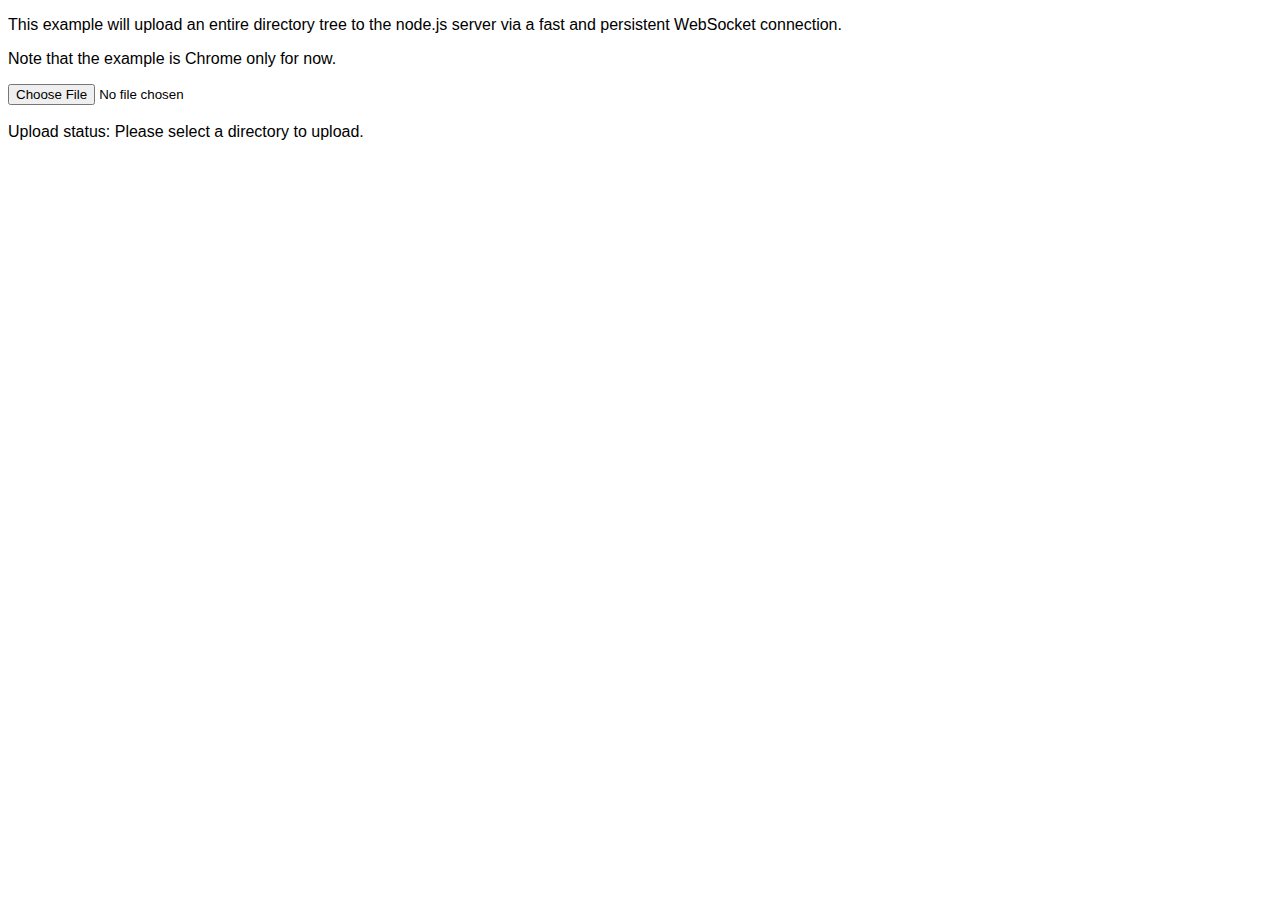
<file: node_modules/socket.io/node_modules/socket.io-client/node_modules/ws/examples/fileapi/public/index.html>
<!DOCTYPE html>
<html>
  <head>
    <style>
      body {
        font-family: Tahoma, Geneva, sans-serif;
      }
      div {
        display: inline;
      }
    </style>
    <script src='uploader.js'></script>
    <script src='app.js'></script>
  </head>
  <body>
    <p>This example will upload an entire directory tree to the node.js server via a fast and persistent WebSocket connection.</p>
    <p>Note that the example is Chrome only for now.</p>
    <input type="file" webkitdirectory /><br/><br/>
    Upload status:
    <div id='progress'>Please select a directory to upload.</div>
  </body>
</html>
</file>
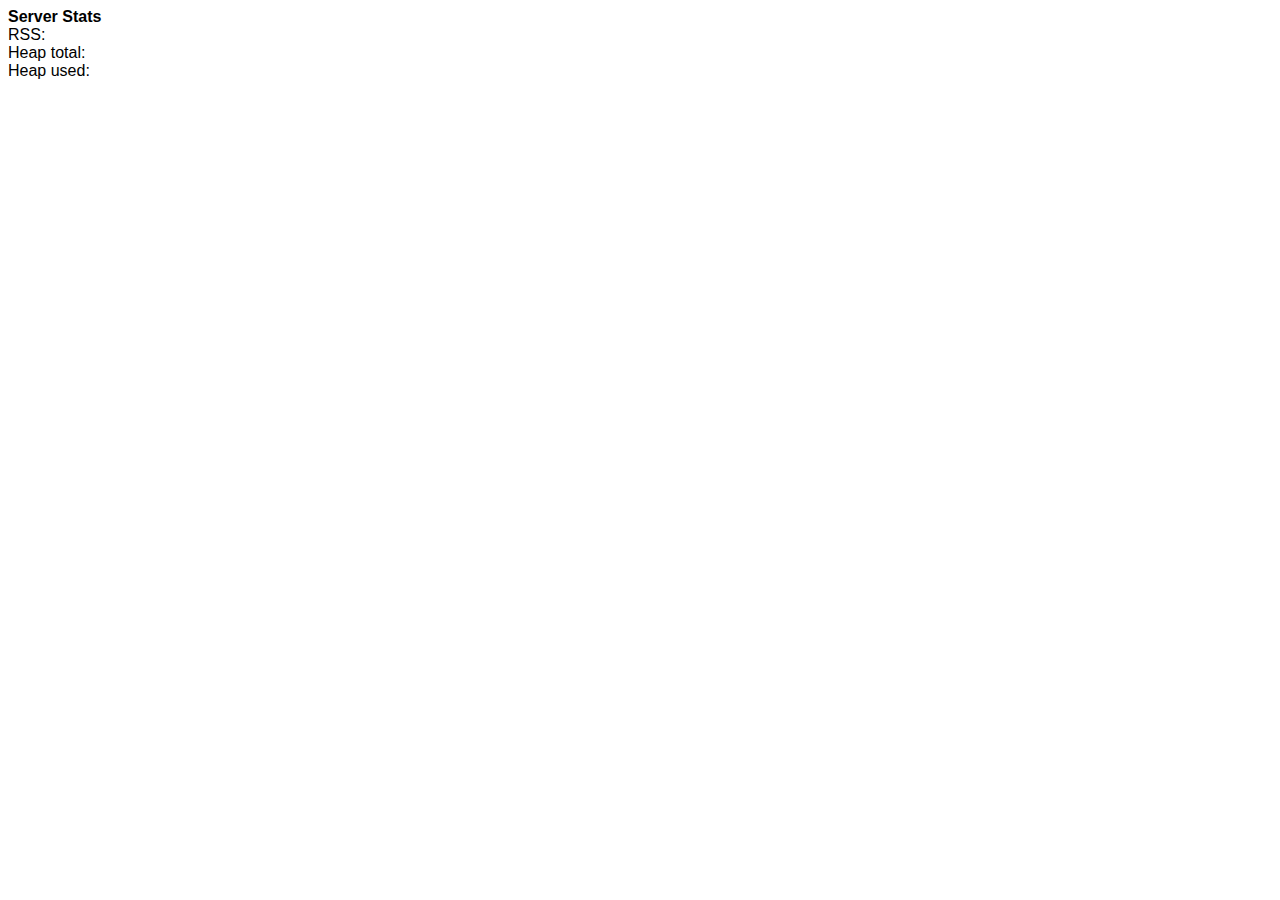
<file: node_modules/socket.io/node_modules/socket.io-client/node_modules/ws/examples/serverstats-express_3/public/index.html>
<!DOCTYPE html>
<html>
  <head>
    <style>
      body {
        font-family: Tahoma, Geneva, sans-serif;
      }

      div {
        display: inline;
      }
    </style>
    <script>
      function updateStats(memuse) {
        document.getElementById('rss').innerHTML = memuse.rss;
        document.getElementById('heapTotal').innerHTML = memuse.heapTotal;
        document.getElementById('heapUsed').innerHTML = memuse.heapUsed;
      }

      var host = window.document.location.host.replace(/:.*/, '');
      var ws = new WebSocket('ws://' + host + ':8080');
      ws.onmessage = function (event) {
        updateStats(JSON.parse(event.data));
      };
    </script>
  </head>
  <body>
    <strong>Server Stats</strong><br>
    RSS: <div id='rss'></div><br>
    Heap total: <div id='heapTotal'></div><br>
    Heap used: <div id='heapUsed'></div><br>
  </body>
</html>
</file>
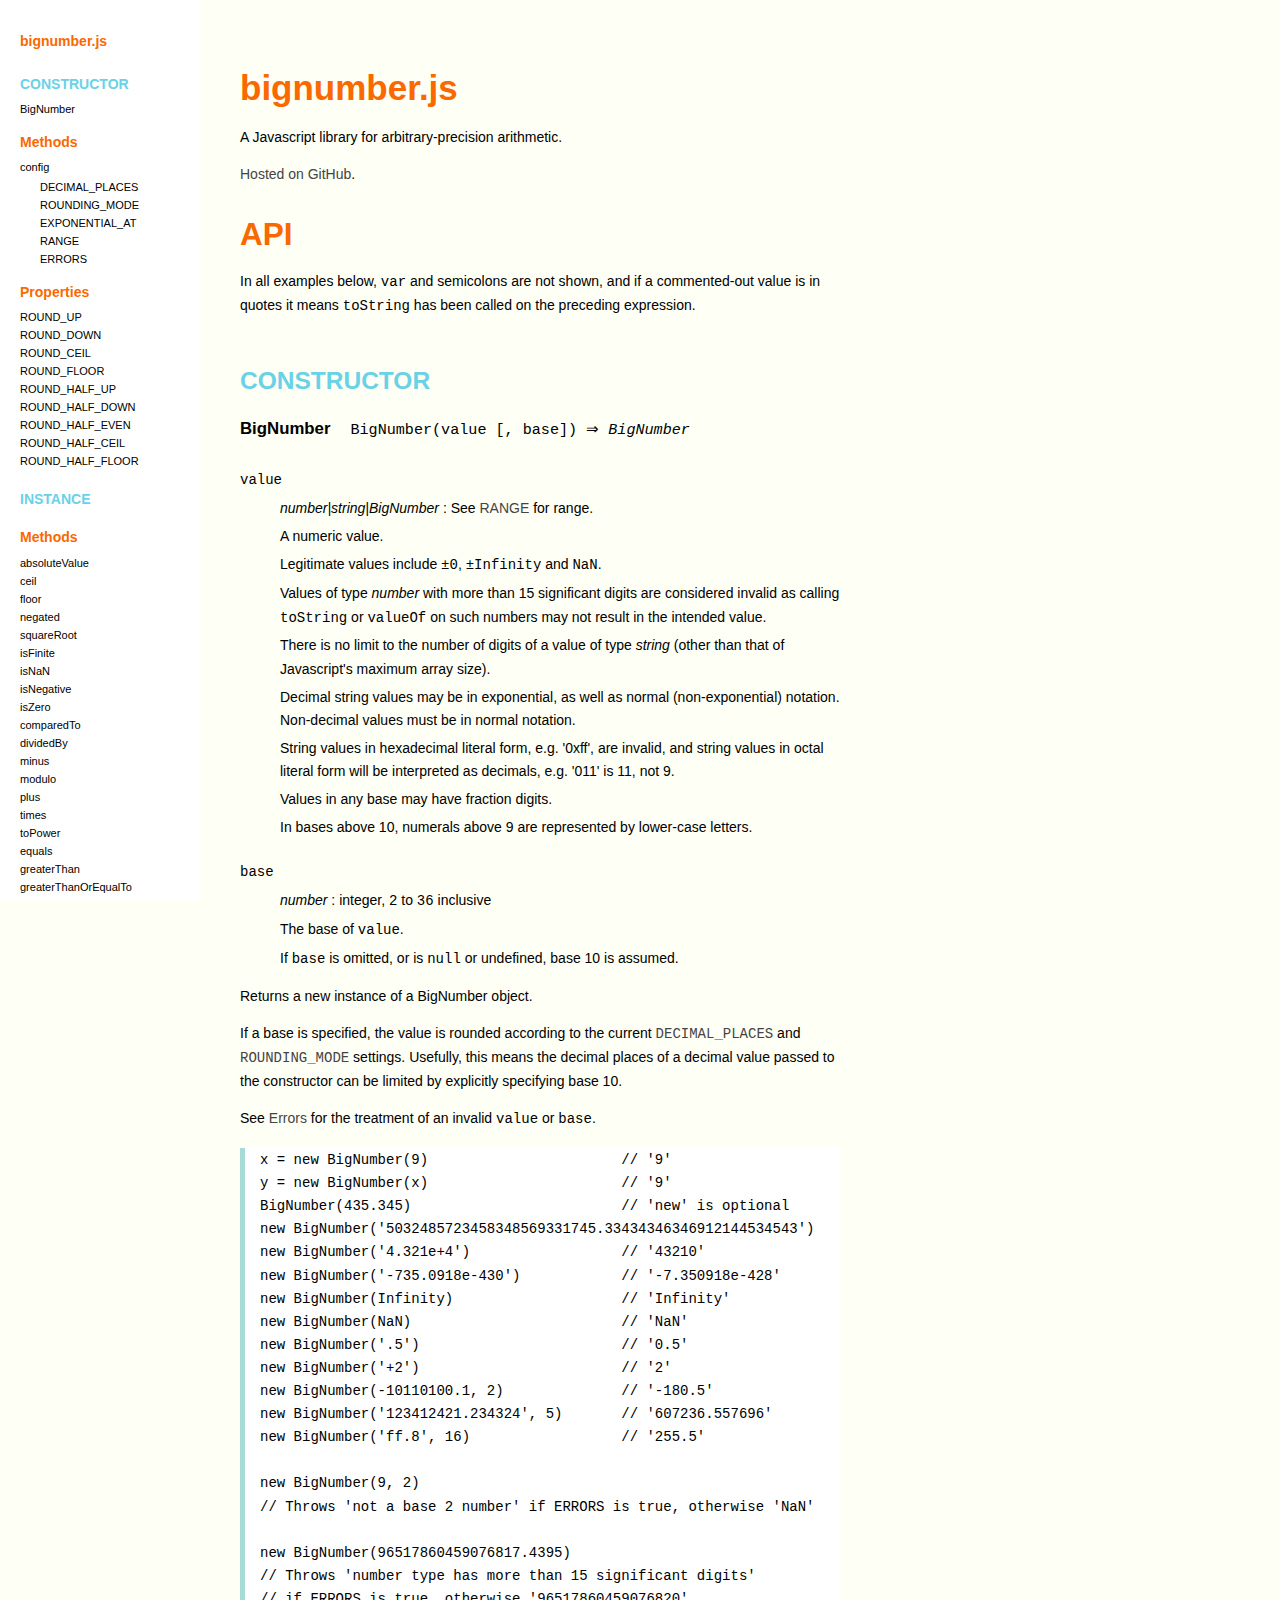
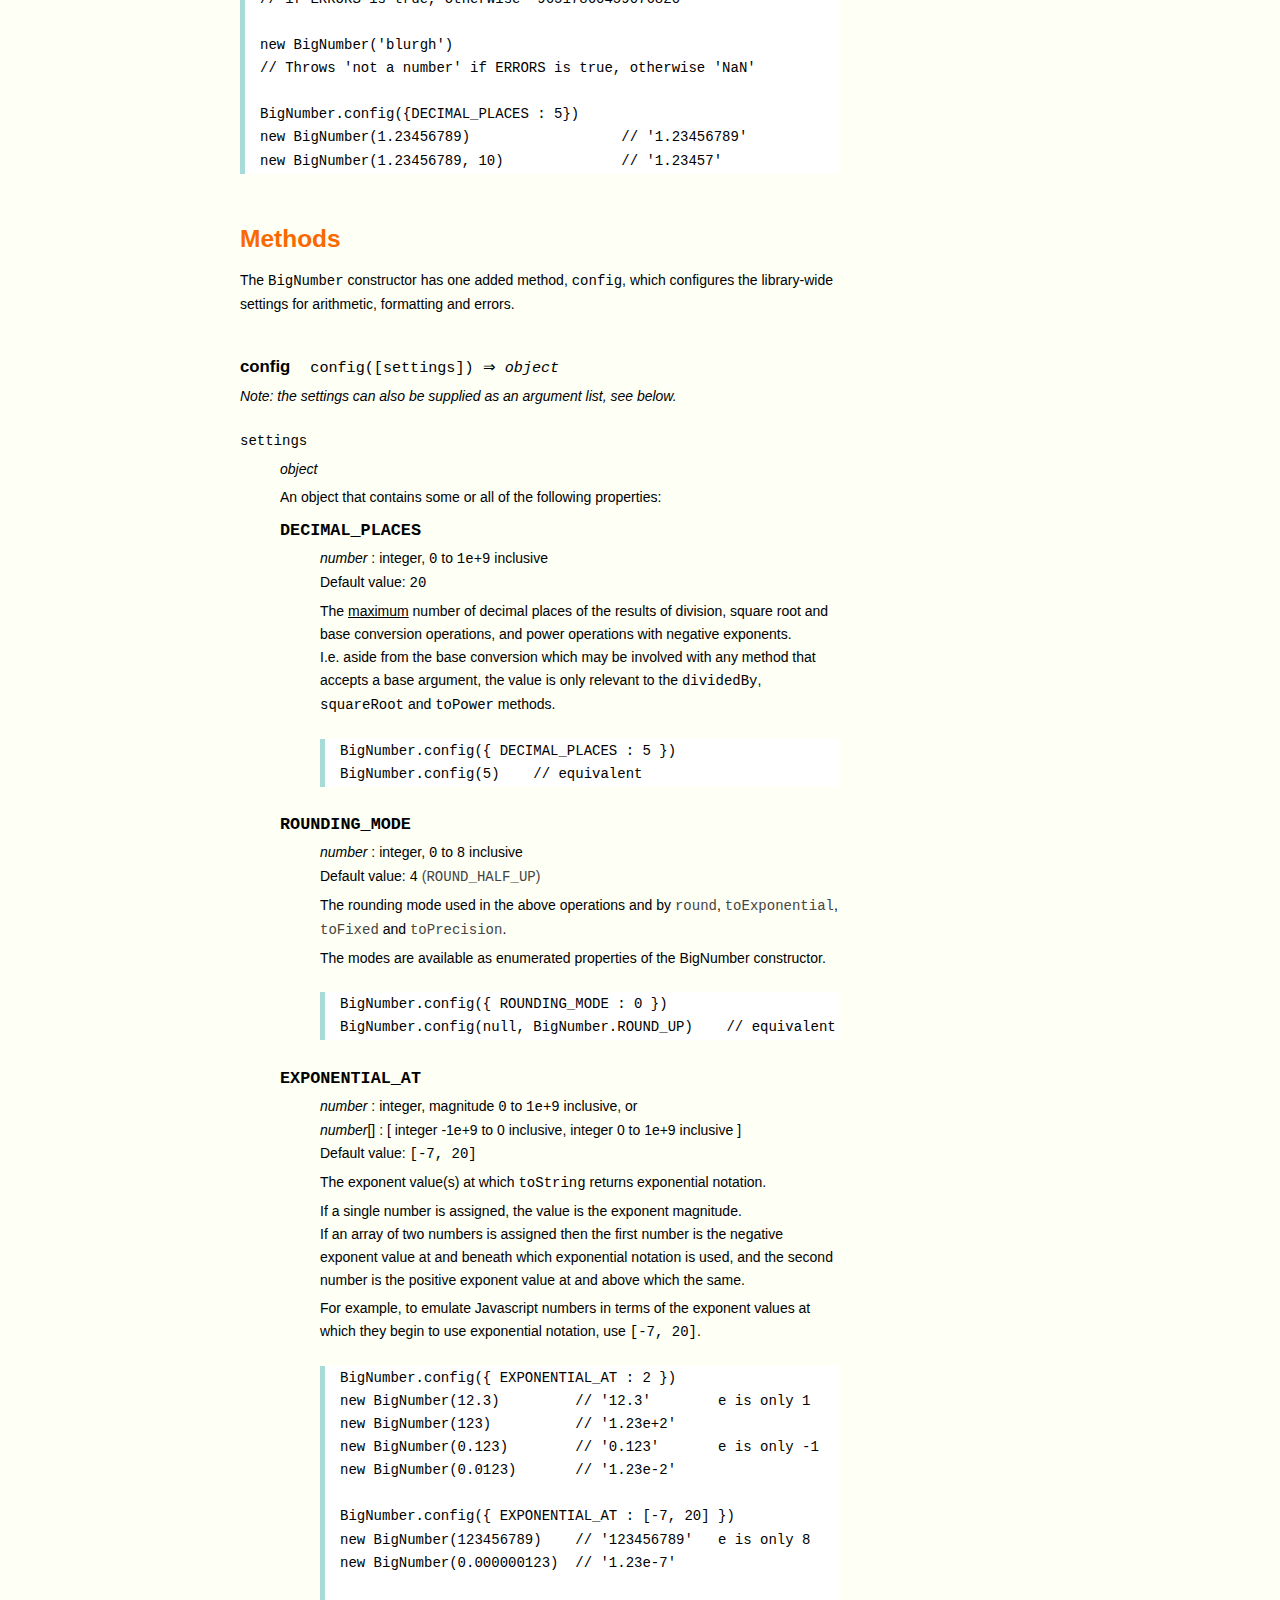
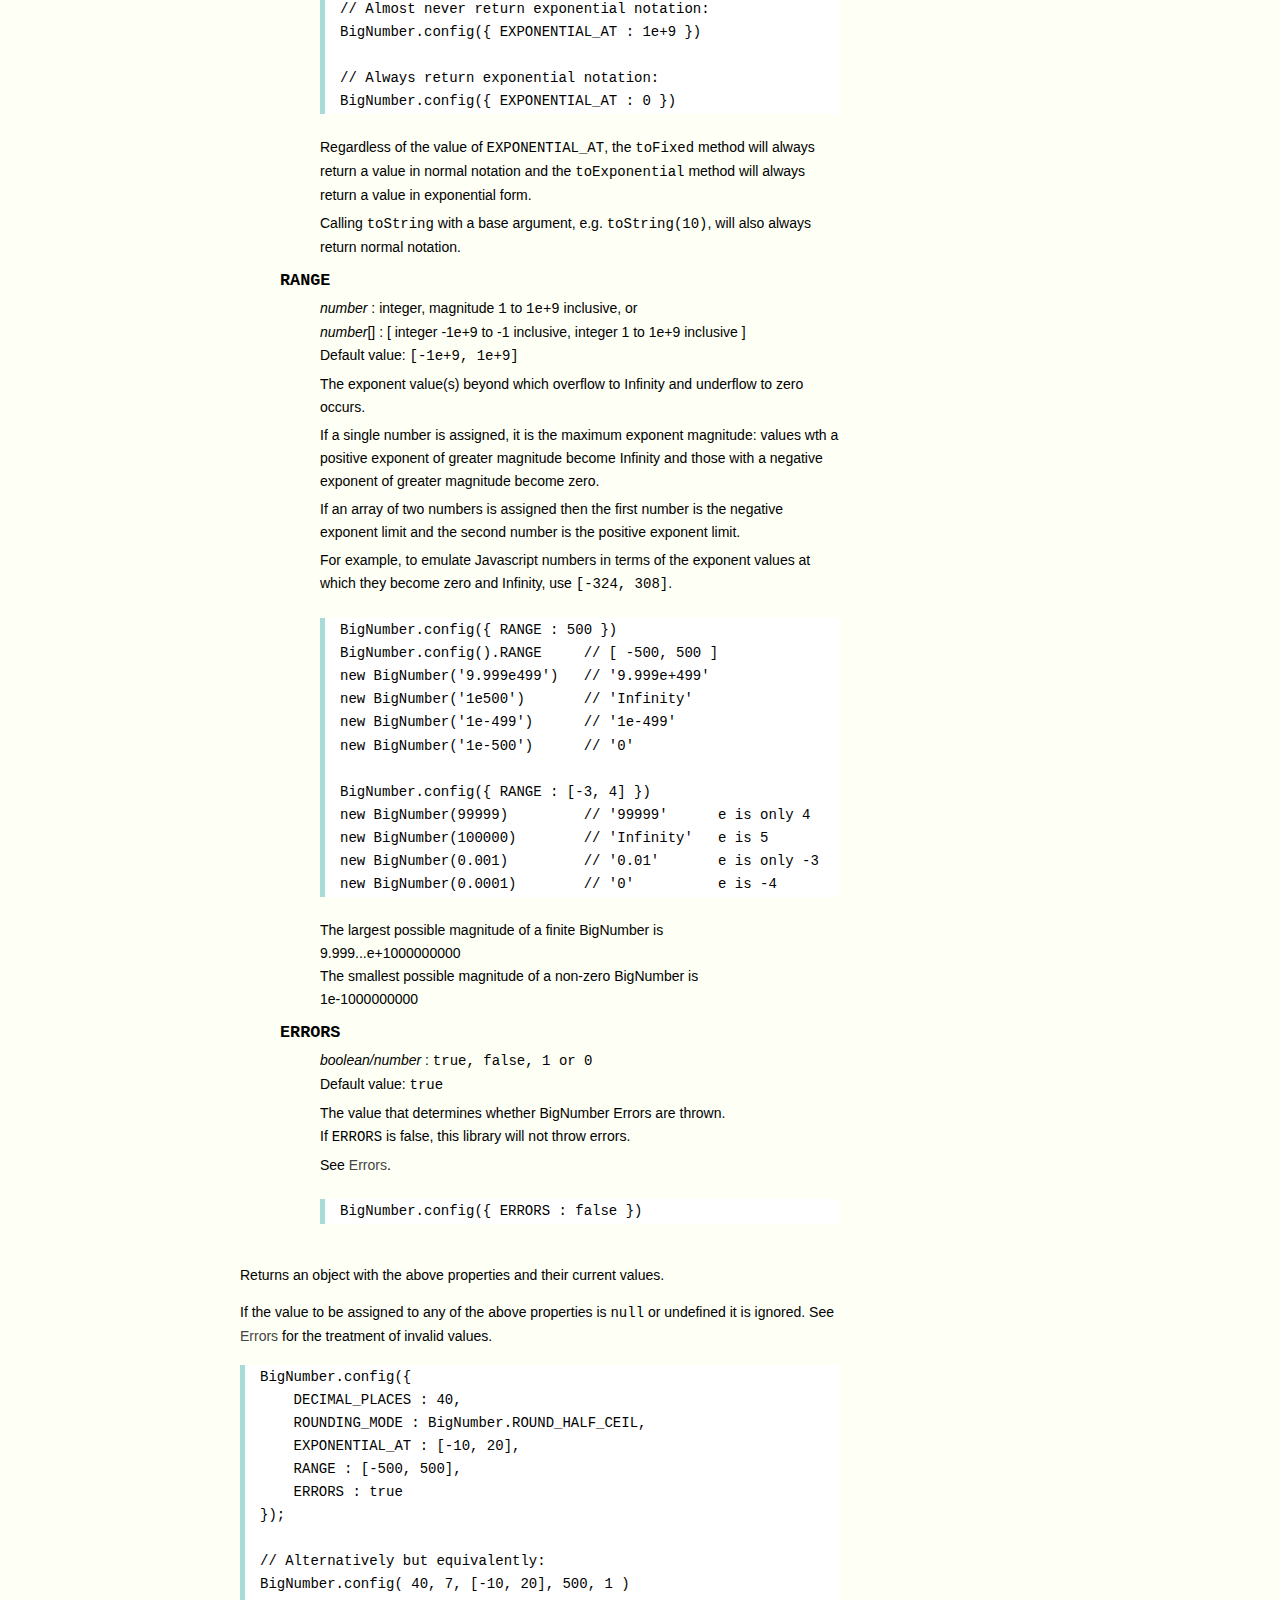
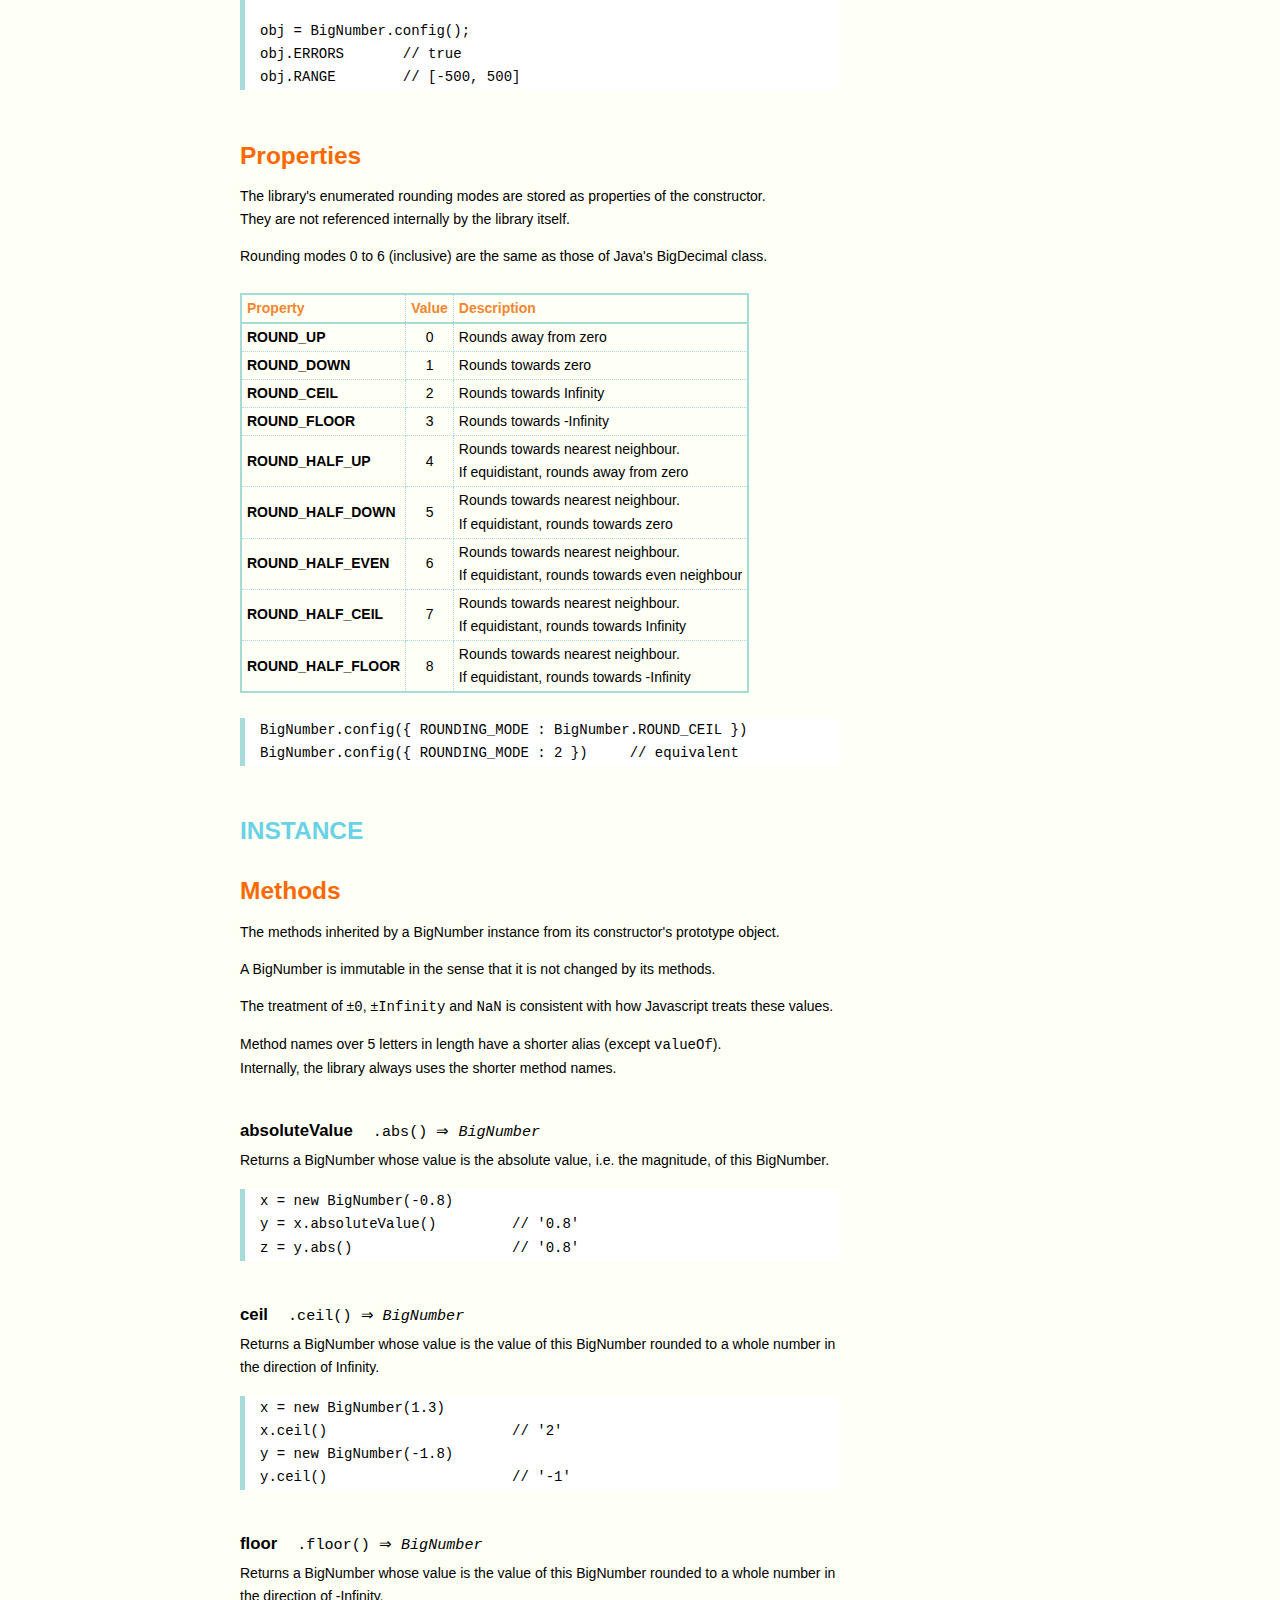
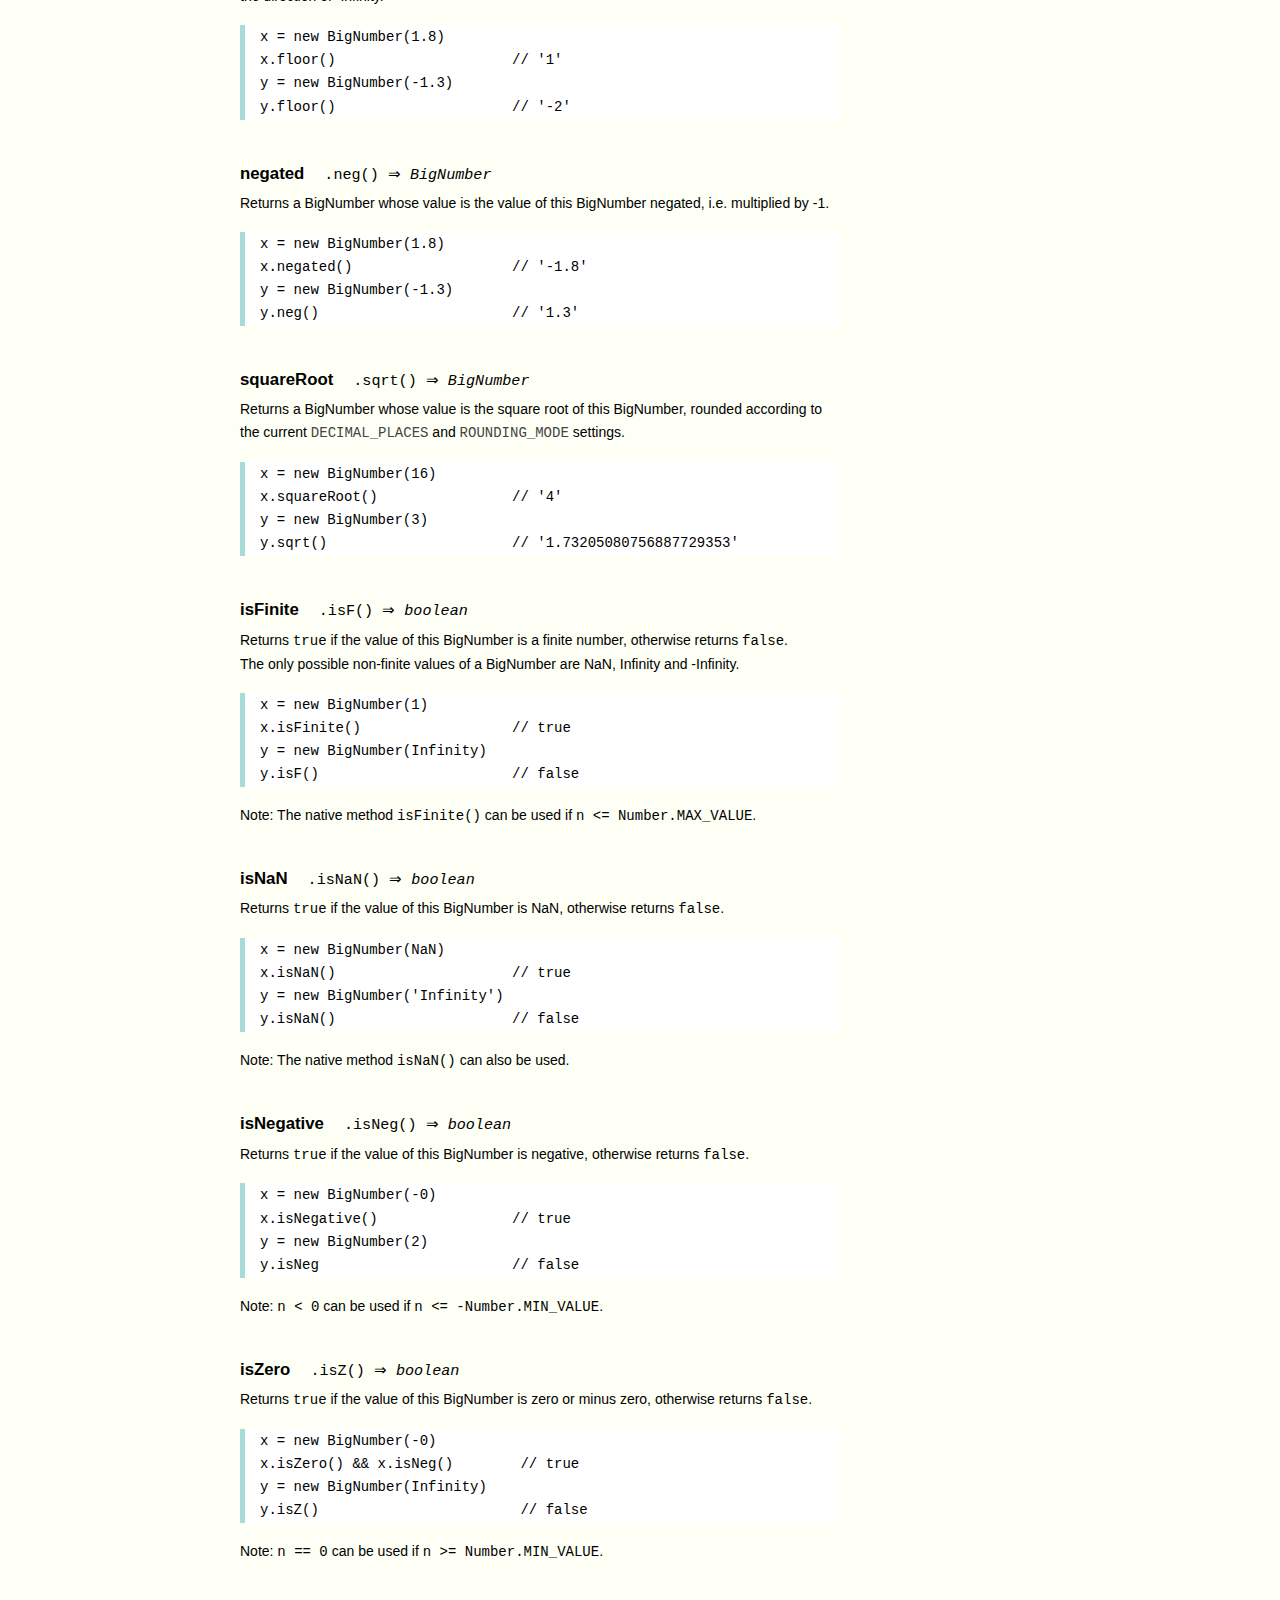
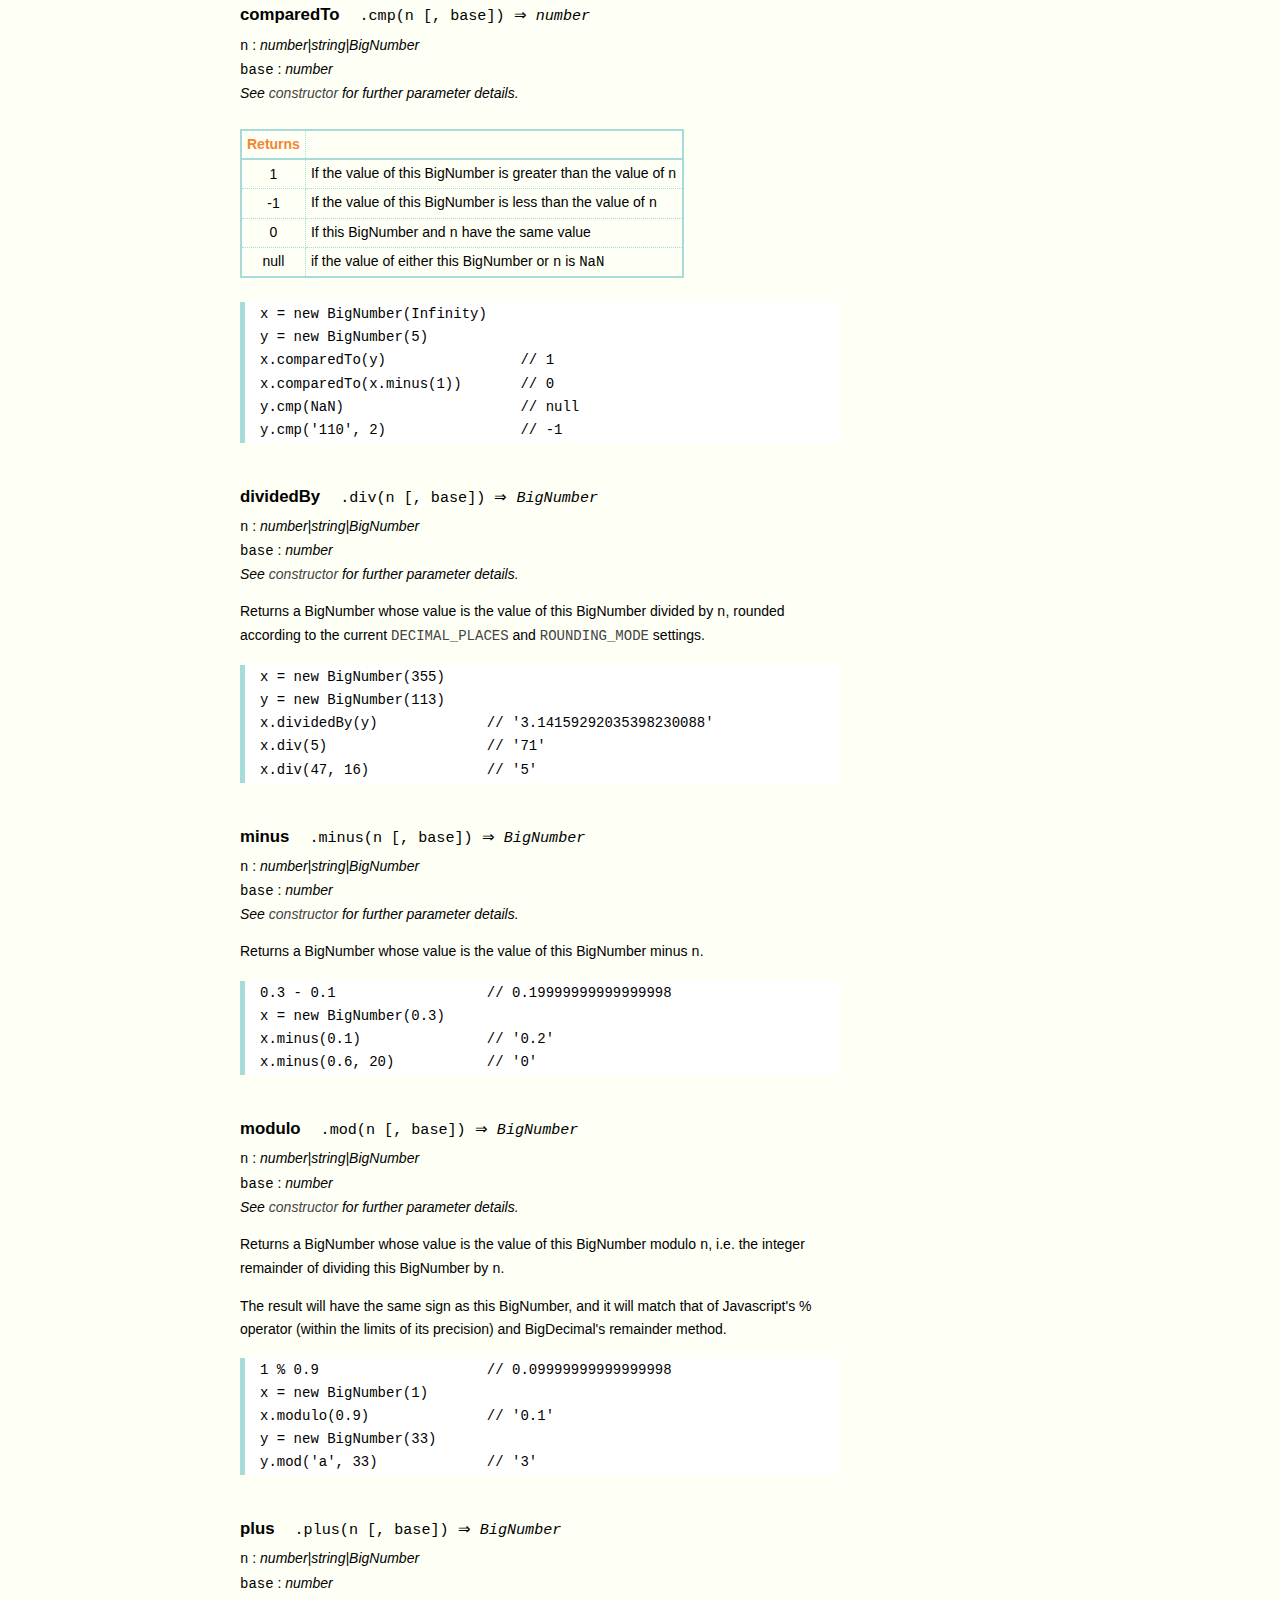
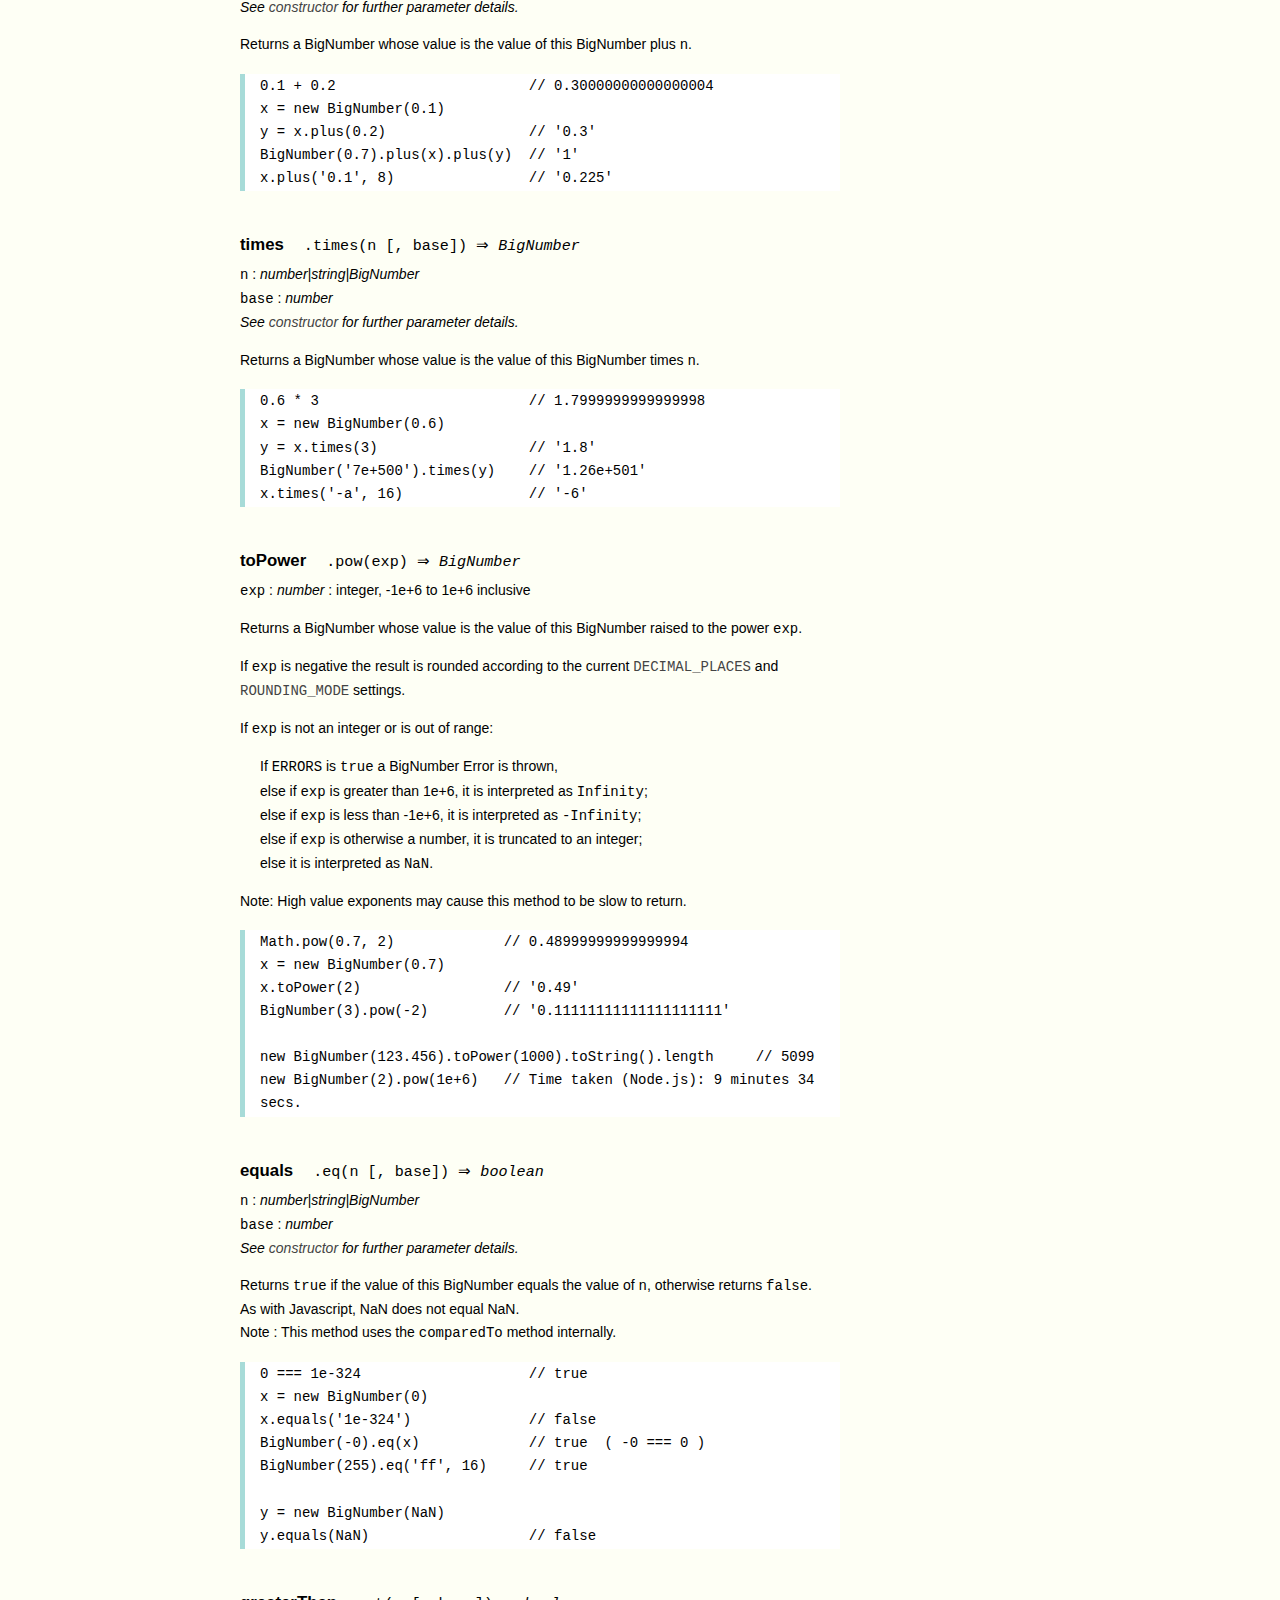
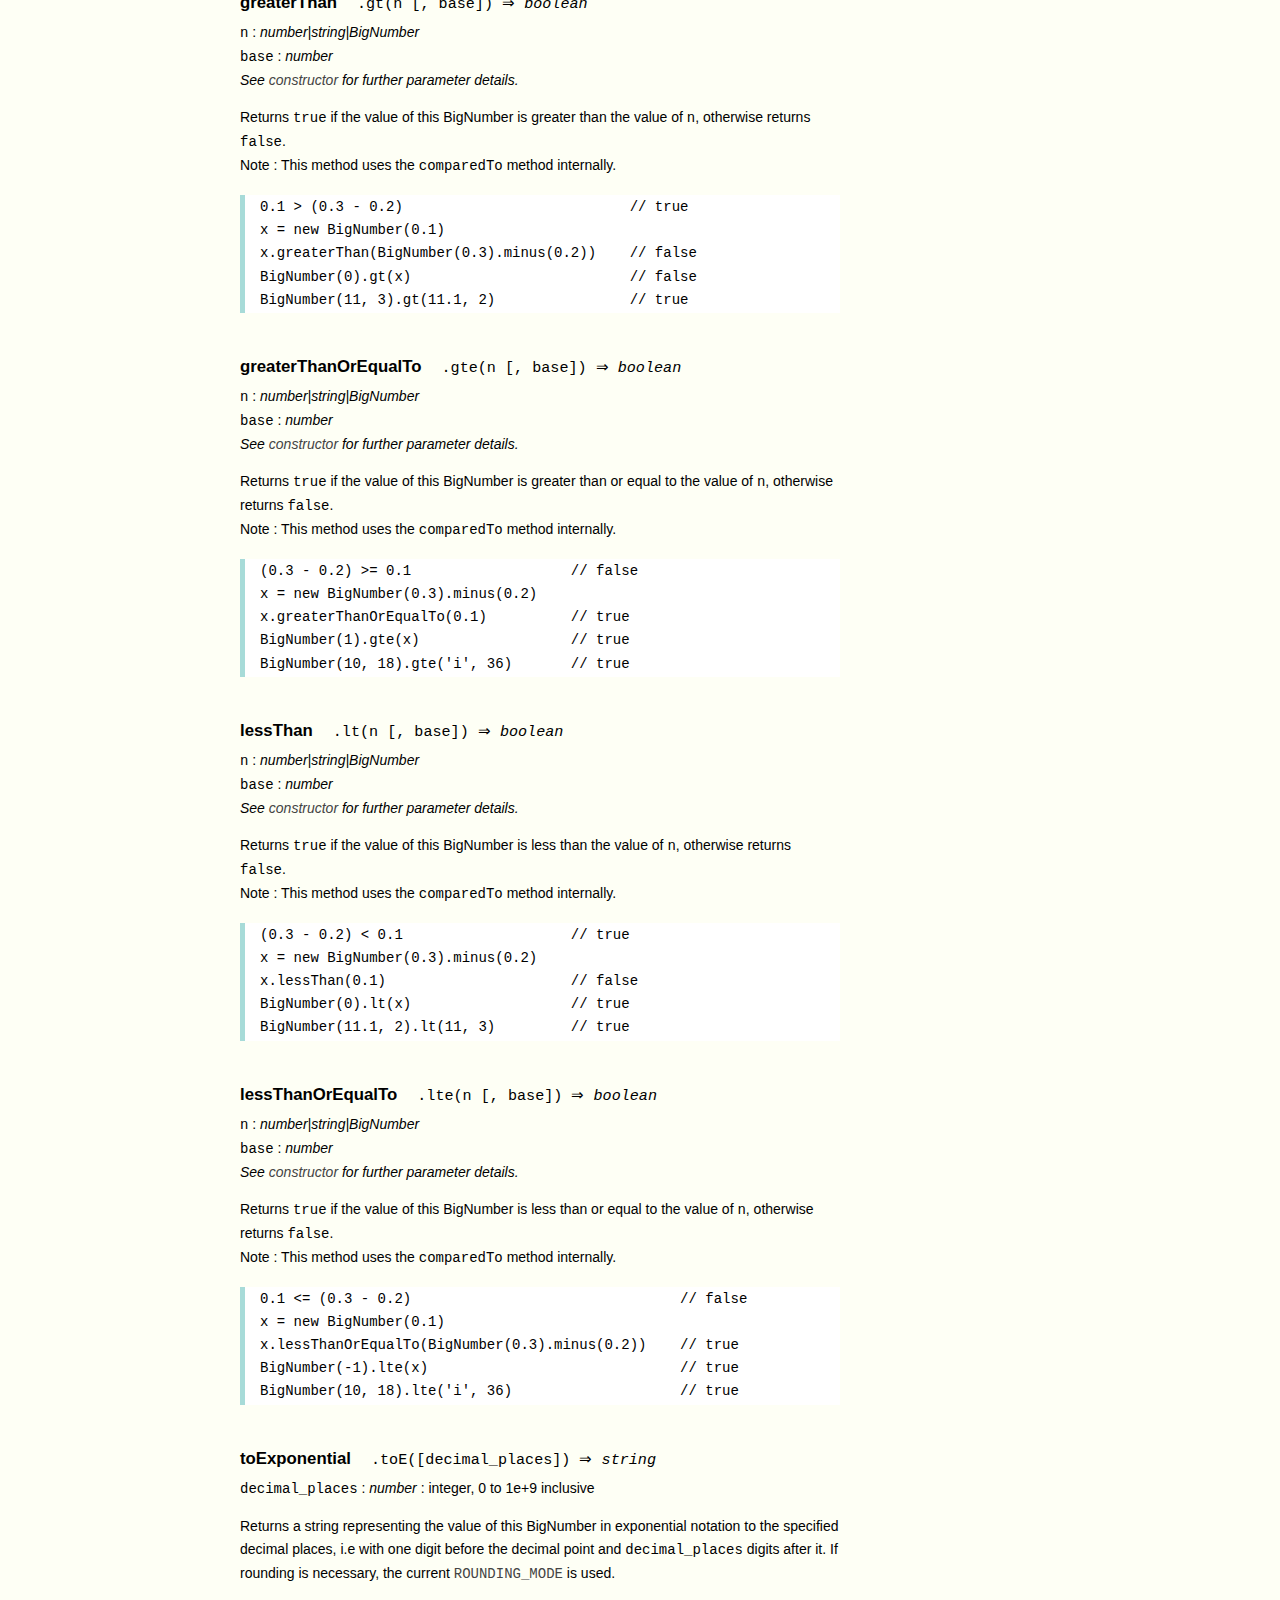
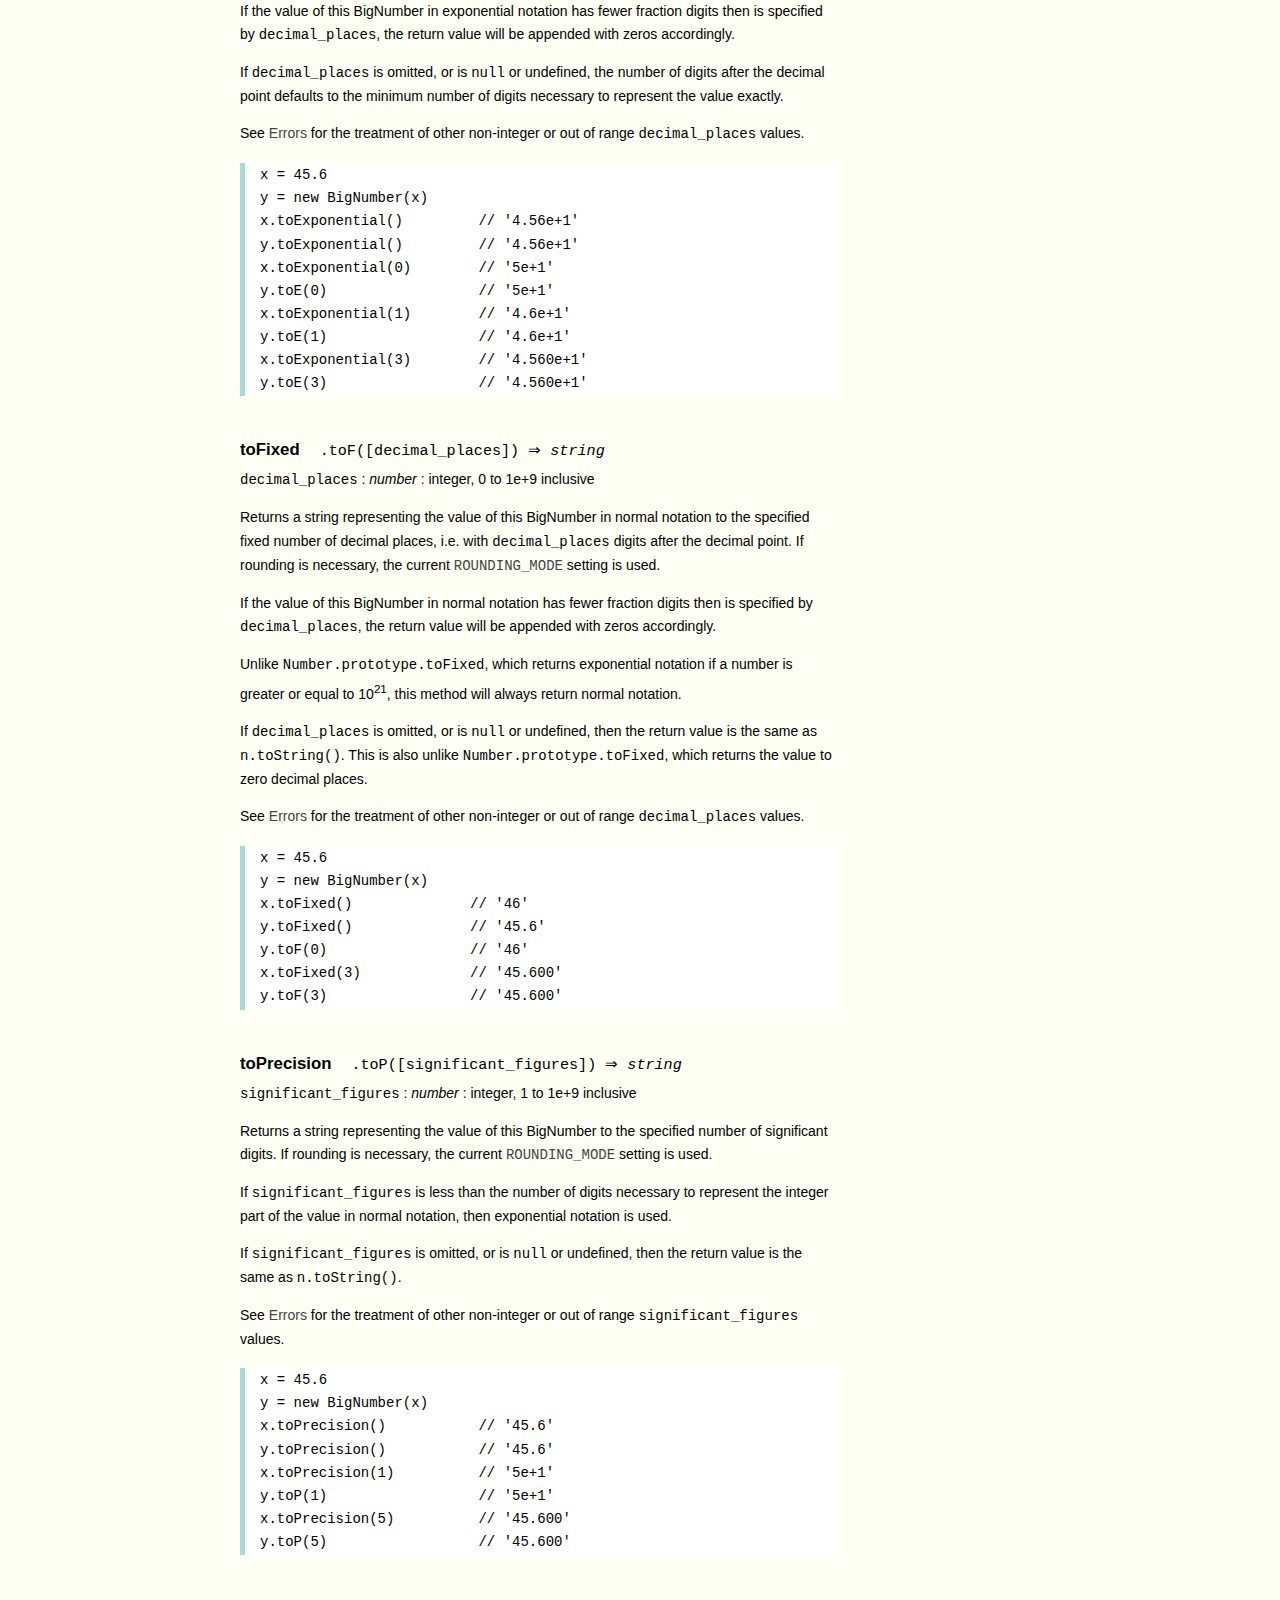
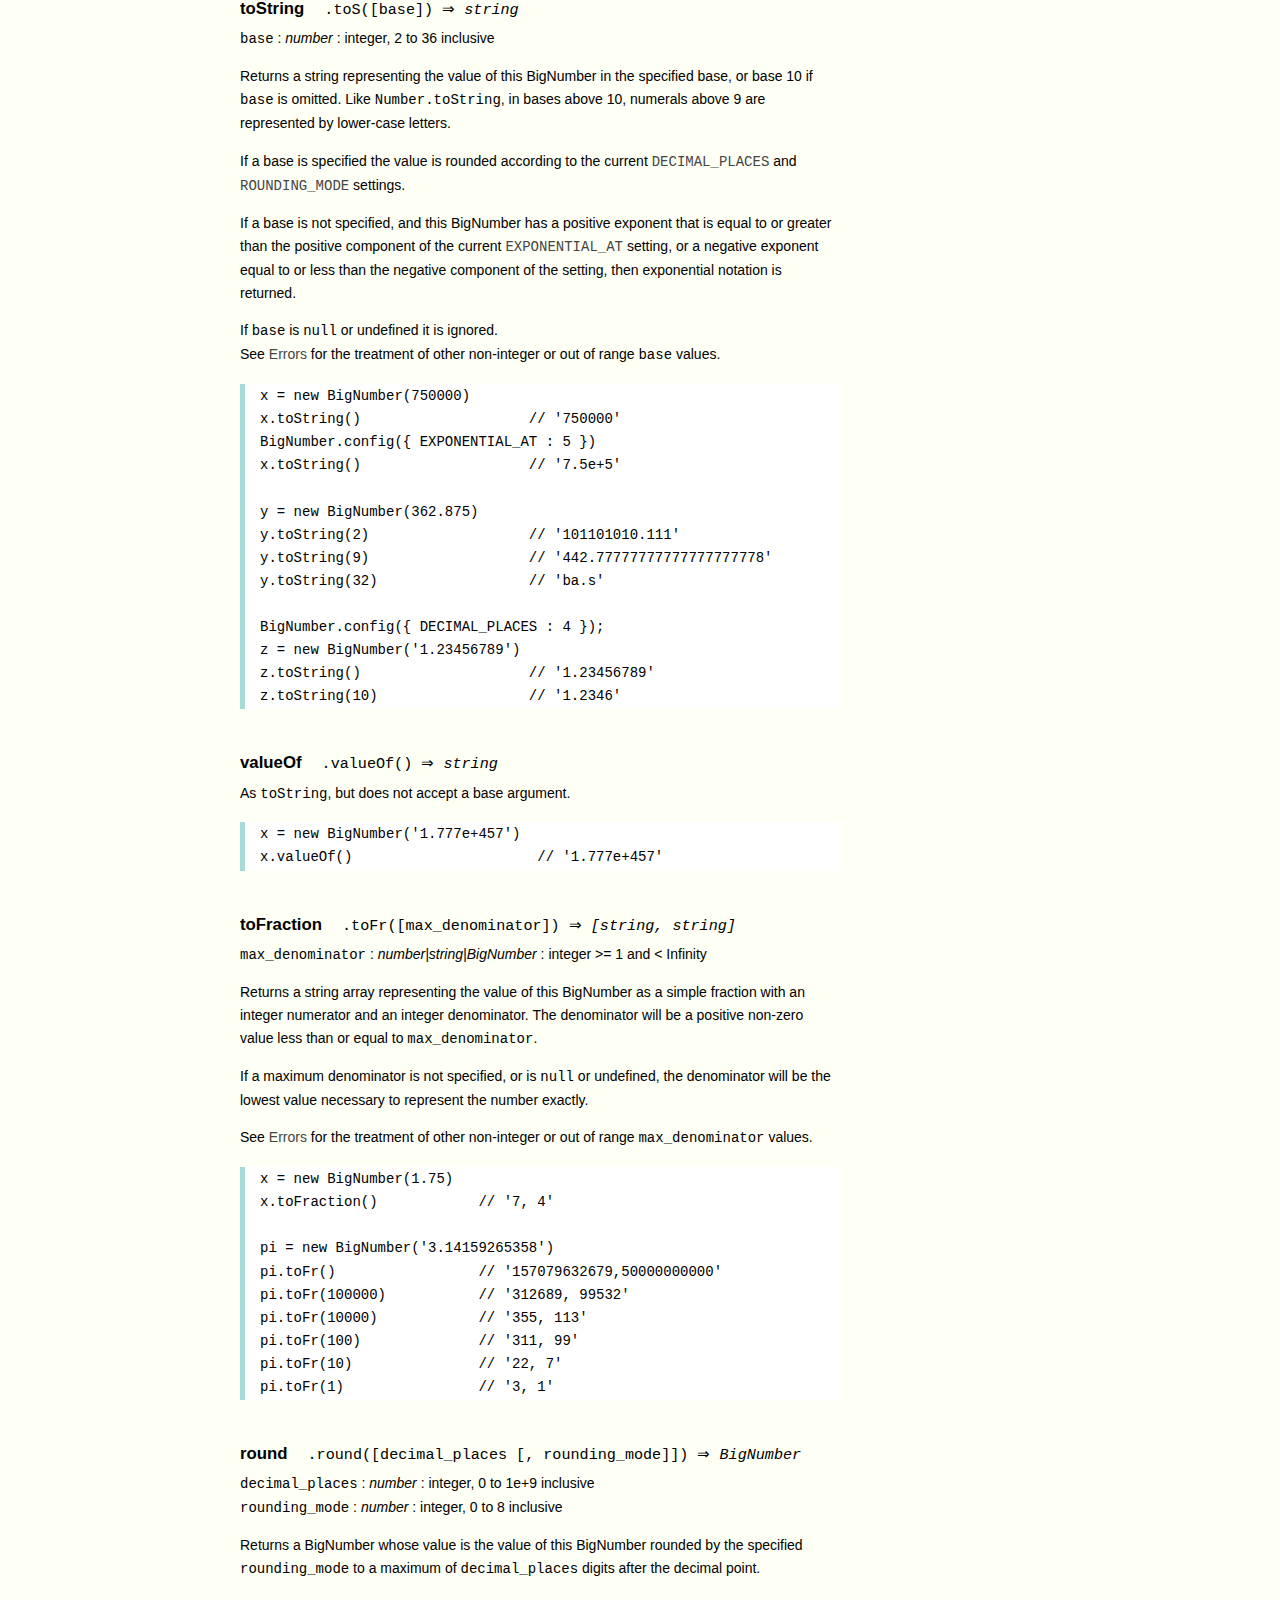
<file: node_modules/mysql/node_modules/bignumber.js/doc/API.html>
<!DOCTYPE HTML>
<html>
<head>
  <meta charset="utf-8">
  <meta http-equiv="X-UA-Compatible" content="IE=edge,chrome=1">
  <meta name="Author" content="M Mclaughlin">
  <title>bignumber.js API</title>
  <style>
html{font-family:sans-serif;font-size:100%}
body{font-family:"Helvetica Neue",Helvetica,Arial,sans-serif;font-size:14px;
  line-height:1.65em;background:#fefff5;color:#000;min-height:100%;margin:0}
.nav{background:#fff;position:fixed;top:0;bottom:0;left:0;width:180px;
  overflow-y:auto;padding:15px 0 30px 20px}
div.container{width:600px;margin:50px 0 50px 240px}
p{margin:0 0 1em;width:600px}
pre,ul{margin:1em 0}
h1,h2,h3,h4,h5{margin:0;padding:1.5em 0 0}
h1,h2{padding:.75em 0}
h1{font-size:2.5em;color:#fa6900}
h2{font-size:2.25em;color:#fa6900}
h3{font-size:1.75em;color:#69d2e7}
h4{font-size:1.75em;color:#fa6900;padding-bottom:.75em}
h5{font-size:1.2em;padding-bottom:.3em}
h6{font-size:1.1em;margin:0;padding:0.5em 0}
dd dt{font-size:1.2em}
dt{padding-top:.5em}
dd{padding-top:.35em}
b{font-weight:700}
a,a:visited{color:#444;text-decoration:none}
a:active,a:hover{outline:0;color:#000}
.nav a:hover{text-decoration:underline}
.nav a,.nav b,.nav a:visited{display:block;color:#fa6900;font-weight:700;
  margin-top:15px}
.nav b{color:#69d2e7;margin-top:20px;cursor:default;width:auto}
ul{list-style-type:none;padding:0 0 0 20px}
.nav ul{line-height:14px;padding-left:0;margin:5px 0 0}
.nav ul a,.nav ul a:visited{display:inline;color:#000;font-family:Verdana,
  Geneva,sans-serif;font-size:11px;font-weight:400;margin:0}
.inset,ul.inset{margin-left:20px}
code.inset{font-size:.9em}
.nav li{cursor:pointer;width:auto;margin:0 0 3px}
span.alias{font-style:italic;margin-left:20px}
table{border-collapse:collapse;border-spacing:0;border:2px solid #a7dbd8;
  margin:1.75em 0;padding:0}
td,th{text-align:left;margin:0;padding:2px 5px;border:1px dotted #a7dbd8}
th{border-top:2px solid #a7dbd8;border-bottom:2px solid #a7dbd8;color:#f38630}
pre{background:#fff;white-space:pre-wrap;word-wrap:break-word;
  border-left:5px solid #a7dbd8;padding:1px 0 1px 15px;margin:1.2em 0}
code,pre{font-family:Monaco,Consolas,"Lucida Console",monospace;
  font-weight:400}
.end{margin-bottom:25px}
.nav-title{color:#fa6900}
.centre{text-align:center}
.error-table{font-size:13px;width:100%}
  </style>
</head>
<body>

  <div class="nav">

    <a class='nav-title' href="#">bignumber.js</a>

    <b> CONSTRUCTOR </b>
    <ul>
      <li><a href="#bignumber">BigNumber</a></li>
    </ul>

    <a href="#methods">Methods</a>
    <ul>
      <li><a href="#config">config</a></li>
      <li>
        <ul class="inset">
          <li><a href="#decimal-places">DECIMAL_PLACES</a></li>
          <li><a href="#rounding-mode" >ROUNDING_MODE</a></li>
          <li><a href="#exponential-at">EXPONENTIAL_AT</a></li>
          <li><a href="#range"         >RANGE</a></li>
          <li><a href="#errors"        >ERRORS</a></li>
        </ul>
      </li>
    </ul>

    <a href="#constructor-properties">Properties</a>
    <ul>
      <li><a href="#round-up"        >ROUND_UP</a></li>
      <li><a href="#round-down"      >ROUND_DOWN</a></li>
      <li><a href="#round-ceil"      >ROUND_CEIL</a></li>
      <li><a href="#round-floor"     >ROUND_FLOOR</a></li>
      <li><a href="#round-half-up"   >ROUND_HALF_UP</a></li>
      <li><a href="#round-half-down" >ROUND_HALF_DOWN</a></li>
      <li><a href="#round-half-even" >ROUND_HALF_EVEN</a></li>
      <li><a href="#round-half-ceil" >ROUND_HALF_CEIL</a></li>
      <li><a href="#round-half-floor">ROUND_HALF_FLOOR</a></li>
    </ul>

    <b> INSTANCE </b>

    <a href="#prototype-methods">Methods</a>
    <ul>
      <li><a href="#abs"    >absoluteValue</a></li>
      <li><a href="#ceil"   >ceil</a></li>
      <li><a href="#floor"  >floor</a></li>
      <li><a href="#neg"    >negated</a></li>
      <li><a href="#sqrt"   >squareRoot</a></li>
      <li><a href="#isF"    >isFinite</a></li>
      <li><a href="#isNaN"  >isNaN</a></li>
      <li><a href="#isNeg"  >isNegative</a></li>
      <li><a href="#isZ"    >isZero</a></li>
      <li><a href="#cmp"    >comparedTo</a></li>
      <li><a href="#div"    >dividedBy</a></li>
      <li><a href="#minus"  >minus</a></li>
      <li><a href="#mod"    >modulo</a></li>
      <li><a href="#plus"   >plus</a></li>
      <li><a href="#times"  >times</a></li>
      <li><a href="#pow"    >toPower</a></li>
      <li><a href="#eq"     >equals</a></li>
      <li><a href="#gt"     >greaterThan</a></li>
      <li><a href="#gte"    >greaterThanOrEqualTo</a></li>
      <li><a href="#lt"     >lessThan</a></li>
      <li><a href="#lte"    >lessThanOrEqualTo</a></li>
      <li><a href="#toE"    >toExponential</a></li>
      <li><a href="#toF"    >toFixed</a></li>
      <li><a href="#toP"    >toPrecision</a></li>
      <li><a href="#toS"    >toString</a></li>
      <li><a href="#valueOf">valueOf</a></li>
      <li><a href="#toFr"   >toFraction</a></li>
      <li><a href="#round"  >round</a></li>
    </ul>

    <a href="#instance-properties">Properties</a>
    <ul>
      <li><a href="#coefficient">c : coefficient</a></li>
      <li><a href="#exponent"   >e : exponent</a></li>
      <li><a href="#sign"       >s : sign</a></li>
    </ul>

    <a href="#zero-nan-infinity">Zero, NaN &amp; Infinity</a>

    <a href="#Errors">Errors</a>
    
    <a class='end' href="#faq">FAQ</a>

  </div>

  <div class="container">

    <h1>bignumber.js</h1>

    <p>A Javascript library for arbitrary-precision arithmetic.</p>

    <p>
      <a href="https://github.com/MikeMcl/bignumber.js">Hosted on GitHub</a>.
    </p>


    <h2>API</h2>

    <p>
      In all examples below, <code>var</code> and semicolons are not shown, and
      if a commented-out value is in quotes it means <code>toString</code> has
      been called on the preceding expression.
    </p>



    <h3>CONSTRUCTOR</h3>

    <h5 id="bignumber">
      BigNumber<code class='inset'>BigNumber(value [, base]) &rArr;
      <i>BigNumber</i>
      </code>
    </h5>
    <dl>
      <dt><code>value</code></dt>
      <dd>
        <i>number|string|BigNumber</i> : See <a href='#range'>RANGE</a> for
        range.
      </dd>
      <dd>
        A numeric value.
      </dd>
      <dd>
        Legitimate values include <code>&plusmn;0</code>,
        <code>&plusmn;Infinity</code> and <code>NaN</code>.
      </dd>
      <dd>
        Values of type <em>number</em> with more than 15 significant digits are
        considered invalid as calling <code>toString</code> or
        <code>valueOf</code> on such numbers may not result in the intended
        value.
      </dd>
      <dd>
        There is no limit to the number of digits of a value of type
        <em>string</em> (other than that of Javascript's maximum array size).
      </dd>
      <dd>
        Decimal string values may be in exponential, as well as normal
        (non-exponential) notation. Non-decimal values must be in normal
        notation.
      </dd>
      <dd>
        String values in hexadecimal literal form, e.g. '0xff', are invalid, and
        string values in octal literal form will be interpreted as decimals,
        e.g. '011' is 11, not 9.
      </dd>
      <dd>Values in any base may have fraction digits.</dd>
      <dd>
        In bases above 10, numerals above 9 are represented by lower-case
        letters.
      </dd>
    </dl>
    <dl>
      <dt><code>base</code></dt>
      <dd>
        <i>number</i> : integer, <code>2</code> to <code>36</code> inclusive
      </dd>
      <dd>The base of <code>value</code>.</dd>
      <dd>If <code>base</code> is omitted, or is <code>null</code> or undefined,
      base 10 is assumed.</dd>
    </dl>
    <p>Returns a new instance of a BigNumber object.</p>
    <p>
      If a base is specified, the value is rounded according to
      the current <a href='#decimal-places'><code>DECIMAL_PLACES</code></a> and
      <a href='#rounding-mode'><code>ROUNDING_MODE</code></a> settings.
      Usefully, this means the decimal places of a decimal value
      passed to the constructor can be limited by explicitly specifying base 10.
    </p>
    <p>
      See <a href='#Errors'>Errors</a> for the treatment of an invalid
      <code>value</code> or <code>base</code>.
    </p>
    <pre>
x = new BigNumber(9)                       // '9'
y = new BigNumber(x)                       // '9'
BigNumber(435.345)                         // 'new' is optional
new BigNumber('5032485723458348569331745.33434346346912144534543')
new BigNumber('4.321e+4')                  // '43210'
new BigNumber('-735.0918e-430')            // '-7.350918e-428'
new BigNumber(Infinity)                    // 'Infinity'
new BigNumber(NaN)                         // 'NaN'
new BigNumber('.5')                        // '0.5'
new BigNumber('+2')                        // '2'
new BigNumber(-10110100.1, 2)              // '-180.5'
new BigNumber('123412421.234324', 5)       // '607236.557696'
new BigNumber('ff.8', 16)                  // '255.5'

new BigNumber(9, 2)
// Throws 'not a base 2 number' if ERRORS is true, otherwise 'NaN'

new BigNumber(96517860459076817.4395)
// Throws 'number type has more than 15 significant digits'
// if ERRORS is true, otherwise '96517860459076820'

new BigNumber('blurgh')
// Throws 'not a number' if ERRORS is true, otherwise 'NaN'

BigNumber.config({DECIMAL_PLACES : 5})
new BigNumber(1.23456789)                  // '1.23456789'
new BigNumber(1.23456789, 10)              // '1.23457'</pre>


    <h4 id="methods">Methods</h4>
    <p>
      The <code>BigNumber</code> constructor has one added method,
      <code>config</code>, which configures the library-wide settings for
      arithmetic, formatting and errors.
    </p>

    <h5 id="config">
      config<code class='inset'>config([settings]) &rArr; <i>object</i></code>
    </h5>
    <i>
      Note: the settings can also be supplied as an argument list,
      see below.
    </i>
    <dl>
      <dt><code>settings</code></dt>
      <dd><i>object</i></dd>

      <dd>
        An object that contains some or all of the following properties:
        <dl>



          <dt id="decimal-places"><code><b>DECIMAL_PLACES</b></code></dt>
          <dd>
            <i>number</i> : integer, <code>0</code> to <code>1e+9</code>
            inclusive<br />
            Default value: <code>20</code>
          </dd>
          <dd>
            The <u>maximum</u> number of decimal places of the results of
            division, square root and base conversion operations, and power
            operations with negative exponents.<br />
            I.e. aside from the base conversion which may be involved with any
            method that accepts a base argument, the value is only relevant to
            the <code>dividedBy</code>, <code>squareRoot</code> and
            <code>toPower</code> methods.
          </dd>
          <dd>
            <pre>BigNumber.config({ DECIMAL_PLACES : 5 })
BigNumber.config(5)    // equivalent</pre>
          </dd>



          <dt id="rounding-mode"><code><b>ROUNDING_MODE</b></code></dt>
          <dd>
            <i>number</i> : integer, <code>0</code> to <code>8</code>
            inclusive<br />
            Default value: <code>4</code>
            <a href="#h-up">(<code>ROUND_HALF_UP</code>)</a>
          </dd>
          <dd>
            The rounding mode used in the above operations and by
            <a href='#round'><code>round</code></a>,
            <a href='#toE'><code>toExponential</code></a>,
            <a href='#toF'><code>toFixed</code></a> and
            <a href='#toP'><code>toPrecision</code></a>.
          </dd>
          <dd>
             The modes are available as enumerated properties of the BigNumber
             constructor.
          </dd>
           <dd>
            <pre>BigNumber.config({ ROUNDING_MODE : 0 })
BigNumber.config(null, BigNumber.ROUND_UP)    // equivalent</pre>
          </dd>



          <dt id="exponential-at"><code><b>EXPONENTIAL_AT</b></code></dt>
          <dd>
            <i>number</i> : integer, magnitude <code>0</code> to 
            <code>1e+9</code> inclusive, or<br />
            <i>number</i>[] : [ integer -1e+9 to 0 inclusive, integer 0 to 1e+9
            inclusive ]<br />
            Default value: <code>[-7, 20]</code>
          </dd>
          <dd>
            The exponent value(s) at which <code>toString</code> returns
            exponential notation.
          </dd>
          <dd>
            If a single number is assigned, the value is the exponent magnitude.
            <br />
            If an array of two numbers is assigned then the first number is the
            negative exponent value at and beneath which exponential notation is
            used, and the second number is the positive exponent value at and
            above which the same.
          </dd>
          <dd>
            For example, to emulate Javascript numbers in terms of the exponent
            values at which they begin to use exponential notation, use
            <code>[-7, 20]</code>.
          </dd>
          <dd>
            <pre>BigNumber.config({ EXPONENTIAL_AT : 2 })
new BigNumber(12.3)         // '12.3'        e is only 1
new BigNumber(123)          // '1.23e+2'
new BigNumber(0.123)        // '0.123'       e is only -1
new BigNumber(0.0123)       // '1.23e-2'

BigNumber.config({ EXPONENTIAL_AT : [-7, 20] })
new BigNumber(123456789)    // '123456789'   e is only 8
new BigNumber(0.000000123)  // '1.23e-7'

// Almost never return exponential notation:
BigNumber.config({ EXPONENTIAL_AT : 1e+9 })

// Always return exponential notation:
BigNumber.config({ EXPONENTIAL_AT : 0 })</pre>
          </dd>
          <dd>
            Regardless of the value of <code>EXPONENTIAL_AT</code>, the
            <code>toFixed</code> method will always return a value in
            normal notation and the <code>toExponential</code> method will
            always return a value in exponential form.
          </dd>
          <dd>
            Calling <code>toString</code> with a base argument, e.g.
            <code>toString(10)</code>, will also always return normal notation.
          </dd>



          <dt id="range"><code><b>RANGE</b></code></dt>
          <dd>
            <i>number</i> : integer, magnitude <code>1</code> to 
            <code>1e+9</code> inclusive, or<br />
            <i>number</i>[] : [ integer -1e+9 to -1 inclusive, integer 1 to 1e+9
            inclusive ]<br />
            Default value: <code>[-1e+9, 1e+9]</code>
          </dd>
          <dd>
            The exponent value(s) beyond which overflow to Infinity and
            underflow to zero occurs.
          </dd>
          <dd>
            If a single number is assigned, it is the maximum exponent
            magnitude: values wth a positive exponent of greater magnitude
            become Infinity and those with a negative exponent of
            greater magnitude become zero.
          <dd>
            If an array of two numbers is assigned then the first number is the
            negative exponent limit and the second number is the positive
            exponent limit.
          </dd>
          <dd>
            For example, to emulate Javascript numbers in terms of the exponent
            values at which they become zero and Infinity, use
            <code>[-324, 308]</code>.
          </dd>
          <dd>
            <pre>BigNumber.config({ RANGE : 500 })
BigNumber.config().RANGE     // [ -500, 500 ]
new BigNumber('9.999e499')   // '9.999e+499'
new BigNumber('1e500')       // 'Infinity'
new BigNumber('1e-499')      // '1e-499'
new BigNumber('1e-500')      // '0'

BigNumber.config({ RANGE : [-3, 4] })
new BigNumber(99999)         // '99999'      e is only 4
new BigNumber(100000)        // 'Infinity'   e is 5
new BigNumber(0.001)         // '0.01'       e is only -3
new BigNumber(0.0001)        // '0'          e is -4</pre>
          </dd>
          <dd>
            The largest possible magnitude of a finite BigNumber is<br />
            9.999...e+1000000000<br />
            The smallest possible magnitude of a non-zero BigNumber is<br />
            1e-1000000000
          </dd>



          <dt id="errors"><code><b>ERRORS</b></code></dt>
          <dd>
            <i>boolean/number</i> : <code>true, false, 1 or 0</code><br />
            Default value: <code>true</code>
          </dd>
          <dd>
            The value that determines whether BigNumber Errors are thrown.<br />
            If <code>ERRORS</code> is false, this library will not throw errors.
          </dd>
          <dd>
            See <a href='#Errors'>Errors</a>.
          </dd>
           <dd>
            <pre>BigNumber.config({ ERRORS : false })</pre>
          </dd>
        </dl>
      </dd>
    </dl>
    <p>
      <br />Returns an object with the above properties and their current
      values.
    </p>
    <p>
      If the value to be assigned to any of the above properties is
      <code>null</code> or undefined it is ignored. See
      <a href='#Errors'>Errors</a> for the treatment of invalid values.
    </p>
    <pre>
BigNumber.config({
    DECIMAL_PLACES : 40,
    ROUNDING_MODE : BigNumber.ROUND_HALF_CEIL,
    EXPONENTIAL_AT : [-10, 20],
    RANGE : [-500, 500],
    ERRORS : true
});

// Alternatively but equivalently:
BigNumber.config( 40, 7, [-10, 20], 500, 1 )

obj = BigNumber.config();
obj.ERRORS       // true
obj.RANGE        // [-500, 500]</pre>



    <h4 id="constructor-properties">Properties</h4>
    <p>
      The library's enumerated rounding modes are stored as properties of the
      constructor.<br />
      They are not referenced internally by the library itself.
    </p>
    <p>
      Rounding modes 0 to 6 (inclusive) are the same as those of Java's
      BigDecimal class.
    </p>
    <table>
      <tr>
      	<th>Property</th>
      	<th>Value</th>
      	<th>Description</th>
      </tr>
      <tr>
      	<td id="round-up"><b>ROUND_UP</b></td>
      	<td class='centre'>0</td>
      	<td>Rounds away from zero</td>
      </tr>
      <tr>
      	<td id="round-down"><b>ROUND_DOWN</b></td>
      	<td class='centre'>1</td>
      	<td>Rounds towards zero</td>
      </tr>
      <tr>
      	<td id="round-ceil"><b>ROUND_CEIL</b></td>
      	<td class='centre'>2</td>
      	<td>Rounds towards Infinity</td>
      </tr>
      <tr>
      	<td id="round-floor"><b>ROUND_FLOOR</b></td>
      	<td class='centre'>3</td>
      	<td>Rounds towards -Infinity</td>
      </tr>
      <tr>
      	<td id="round-half-up"><b>ROUND_HALF_UP</b></td>
      	<td class='centre'>4</td>
      	<td>
          Rounds towards nearest neighbour.<br />
          If equidistant, rounds away from zero
        </td>
      </tr>
      <tr>
      	<td id="round-half-down"><b>ROUND_HALF_DOWN</b></td>
      	<td class='centre'>5</td>
      	<td>
          Rounds towards nearest neighbour.<br />
          If equidistant, rounds towards zero
        </td>
      </tr>
      <tr>
      	<td id="round-half-even"><b>ROUND_HALF_EVEN</b></td>
      	<td class='centre'>6</td>
      	<td>
          Rounds towards nearest neighbour.<br />
          If equidistant, rounds towards even neighbour
        </td>
      </tr>
      <tr>
      	<td id="round-half-ceil"><b>ROUND_HALF_CEIL</b></td>
      	<td class='centre'>7</td>
      	<td>
          Rounds towards nearest neighbour.<br />
          If equidistant, rounds towards Infinity
        </td>
      </tr>
      <tr>
      	<td id="round-half-floor"><b>ROUND_HALF_FLOOR</b></td>
      	<td class='centre'>8</td>
      	<td>
          Rounds towards nearest neighbour.<br />
          If equidistant, rounds towards -Infinity
        </td>
      </tr>
    </table>
    <pre>
BigNumber.config({ ROUNDING_MODE : BigNumber.ROUND_CEIL })
BigNumber.config({ ROUNDING_MODE : 2 })     // equivalent</pre>


    <h3>INSTANCE</h3>

    <h4 id="prototype-methods">Methods</h4>
    <p>
      The methods inherited by a BigNumber instance from its constructor's
      prototype object.
    </p>
    <p>
      A BigNumber is immutable in the sense that it is not changed by its
      methods.
    </p>
    <p>
      The treatment of &plusmn;<code>0</code>, &plusmn;<code>Infinity</code> and
      <code>NaN</code> is consistent with how Javascript treats these values.
    </p>
    <p>
      Method names over 5 letters in length have a shorter alias (except
      <code>valueOf</code>).<br />
      Internally, the library always uses the shorter method names.
    </p>



    <h5 id="abs">
      absoluteValue<code class='inset'>.abs() &rArr; <i>BigNumber</i></code>
    </h5>
    <p>
      Returns a BigNumber whose value is the absolute value, i.e. the magnitude,
      of this BigNumber.
    </p>
    <pre>
x = new BigNumber(-0.8)
y = x.absoluteValue()         // '0.8'
z = y.abs()                   // '0.8'</pre>



    <h5 id="ceil">
      ceil<code class='inset'>.ceil() &rArr; <i>BigNumber</i></code>
    </h5>
    <p>
      Returns a BigNumber whose value is the value of this BigNumber rounded to
      a whole number in the direction of Infinity.
    </p>
    <pre>
x = new BigNumber(1.3)
x.ceil()                      // '2'
y = new BigNumber(-1.8)
y.ceil()                      // '-1'</pre>



    <h5 id="floor">
      floor<code class='inset'>.floor() &rArr;
      <i>BigNumber</i></code>
    </h5>
    <p>
      Returns a BigNumber whose value is the value of this BigNumber rounded to
      a whole number in the direction of -Infinity.
    </p>
    <pre>
x = new BigNumber(1.8)
x.floor()                     // '1'
y = new BigNumber(-1.3)
y.floor()                     // '-2'</pre>



    <h5 id="neg">
      negated<code class='inset'>.neg() &rArr; <i>BigNumber</i></code>
    </h5>
    <p>
      Returns a BigNumber whose value is the value of this BigNumber negated,
      i.e. multiplied by -1.
    </p>
    <pre>
x = new BigNumber(1.8)
x.negated()                   // '-1.8'
y = new BigNumber(-1.3)
y.neg()                       // '1.3'</pre>



    <h5 id="sqrt">
      squareRoot<code class='inset'>.sqrt() &rArr; <i>BigNumber</i></code>
    </h5>
    <p>
      Returns a BigNumber whose value is the square root of this BigNumber,
      rounded according to the current
      <a href='#decimal-places'><code>DECIMAL_PLACES</code></a> and
      <a href='#rounding-mode'><code>ROUNDING_MODE</code></a> settings.
    </p>
    <pre>
x = new BigNumber(16)
x.squareRoot()                // '4'
y = new BigNumber(3)
y.sqrt()                      // '1.73205080756887729353'</pre>



    <h5 id="isF">
      isFinite<code class='inset'>.isF() &rArr; <i>boolean</i></code>
    </h5>
    <p>
      Returns <code>true</code> if the value of this BigNumber is a finite
      number, otherwise returns <code>false</code>.<br />
      The only possible non-finite values of a BigNumber are NaN, Infinity and
      -Infinity.
    </p>
    <pre>
x = new BigNumber(1)
x.isFinite()                  // true
y = new BigNumber(Infinity)
y.isF()                       // false</pre>
    <p>
      Note: The native method <code>isFinite()</code> can be used if
      <code>n &lt;= Number.MAX_VALUE</code>.
    </p>



    <h5 id="isNaN">
      isNaN<code class='inset'>.isNaN() &rArr; <i>boolean</i></code>
    </h5>
    <p>
      Returns <code>true</code> if the value of this BigNumber is NaN, otherwise
      returns <code>false</code>.<br />
    </p>
    <pre>
x = new BigNumber(NaN)
x.isNaN()                     // true
y = new BigNumber('Infinity')
y.isNaN()                     // false</pre>
    <p>
      Note: The native method <code>isNaN()</code> can also be used.
    </p>



    <h5 id="isNeg">
      isNegative<code class='inset'>.isNeg() &rArr; <i>boolean</i></code>
    </h5>
    <p>
      Returns <code>true</code> if the value of this BigNumber is negative,
      otherwise returns <code>false</code>.<br />
    </p>
    <pre>
x = new BigNumber(-0)
x.isNegative()                // true
y = new BigNumber(2)
y.isNeg                       // false</pre>
    <p>
      Note: <code>n &lt; 0</code> can be used if
      <code>n &lt;= -Number.MIN_VALUE</code>.
    </p>



    <h5 id="isZ">
      isZero<code class='inset'>.isZ() &rArr; <i>boolean</i></code>
    </h5>
    <p>
      Returns <code>true</code> if the value of this BigNumber is zero or minus
      zero, otherwise returns <code>false</code>.<br />
    </p>
    <pre>
x = new BigNumber(-0)
x.isZero() && x.isNeg()        // true
y = new BigNumber(Infinity)
y.isZ()                        // false</pre>
    <p>
      Note: <code>n == 0</code> can be used if
      <code>n &gt;= Number.MIN_VALUE</code>.
    </p>



    <h5 id="cmp">
      comparedTo<code class='inset'>.cmp(n [, base]) &rArr; <i>number</i></code>
    </h5>
    <p>
      <code>n</code> : <i>number|string|BigNumber</i><br />
      <code>base</code> : <i>number</i><br />
      <i>
        See <a href="#bignumber">constructor</a> for further parameter details.
      </i>
    </p>
    <table>
      <tr>
      	<th>Returns</th>
      	<th colspan=2>&nbsp;</th>
      </tr>
      <tr>
      	<td class='centre'>1</td>
      	<td>
          If the value of this BigNumber is greater than the value of <code>n</code>
        </td>
      </tr>
      <tr>
      	<td class='centre'>-1</td>
      	<td>
          If the value of this BigNumber is less than the value of <code>n</code>
        </td>
      </tr>
      <tr>
      	<td class='centre'>0</td>
      	<td>If this BigNumber and <code>n</code> have the same value</td>
      </tr>
       <tr>
      	<td class='centre'>null</td>
      	<td>
          if the value of either this BigNumber or <code>n</code> is
          <code>NaN</code>
        </td>
      </tr>
    </table>
    <pre>
x = new BigNumber(Infinity)
y = new BigNumber(5)
x.comparedTo(y)                // 1
x.comparedTo(x.minus(1))       // 0
y.cmp(NaN)                     // null
y.cmp('110', 2)                // -1</pre>



    <h5 id="div">
      dividedBy<code class='inset'>.div(n [, base]) &rArr;
      <i>BigNumber</i></code>
    </h5>
    <p>
      <code>n</code> : <i>number|string|BigNumber</i><br />
      <code>base</code> : <i>number</i><br />
      <i>See <a href="#bignumber">constructor</a> for further parameter details.
      </i>
    </p>
    <p>
      Returns a BigNumber whose value is the value of this BigNumber divided by
      <code>n</code>, rounded according to the current
      <a href='#decimal-places'><code>DECIMAL_PLACES</code></a> and
      <a href='#rounding-mode'><code>ROUNDING_MODE</code></a> settings.
    </p>
    <pre>
x = new BigNumber(355)
y = new BigNumber(113)
x.dividedBy(y)             // '3.14159292035398230088'
x.div(5)                   // '71'
x.div(47, 16)              // '5'</pre>



    <h5 id="minus">
      minus<code class='inset'>.minus(n [, base]) &rArr; <i>BigNumber</i></code>
    </h5>
    <p>
      <code>n</code> : <i>number|string|BigNumber</i><br />
      <code>base</code> : <i>number</i><br />
      <i>See <a href="#bignumber">constructor</a> for further parameter details.
      </i>
    </p>
    <p>
      Returns a BigNumber whose value is the value of this BigNumber minus
      <code>n</code>.
    </p>
    <pre>
0.3 - 0.1                  // 0.19999999999999998
x = new BigNumber(0.3)
x.minus(0.1)               // '0.2'
x.minus(0.6, 20)           // '0'</pre>



    <h5 id="mod">
      modulo<code class='inset'>.mod(n [, base]) &rArr; <i>BigNumber</i></code>
    </h5>
    <p>
      <code>n</code> : <i>number|string|BigNumber</i><br />
      <code>base</code> : <i>number</i><br />
      <i>See <a href="#bignumber">constructor</a> for further parameter details.
      </i>
    </p>
    <p>
      Returns a BigNumber whose value is the value of this BigNumber modulo
      <code>n</code>, i.e. the integer remainder of dividing this BigNumber by
      <code>n</code>.
    </p>
    <p>
      The result will have the same sign as this BigNumber, and it will match
      that of Javascript's % operator (within the limits of its precision) and
      BigDecimal's remainder method.
    </p>
    <pre>
1 % 0.9                    // 0.09999999999999998
x = new BigNumber(1)
x.modulo(0.9)              // '0.1'
y = new BigNumber(33)
y.mod('a', 33)             // '3'</pre>



    <h5 id="plus">
      plus<code class='inset'>.plus(n [, base]) &rArr; <i>BigNumber</i></code>
    </h5>
    <p>
      <code>n</code> : <i>number|string|BigNumber</i><br />
      <code>base</code> : <i>number</i><br />
      <i>See <a href="#bignumber">constructor</a> for further parameter details.
      </i>
    </p>
    <p>
      Returns a BigNumber whose value is the value of this BigNumber plus
      <code>n</code>.
    </p>
    <pre>
0.1 + 0.2                       // 0.30000000000000004
x = new BigNumber(0.1)
y = x.plus(0.2)                 // '0.3'
BigNumber(0.7).plus(x).plus(y)  // '1'
x.plus('0.1', 8)                // '0.225'</pre>



    <h5 id="times">
      times<code class='inset'>.times(n [, base]) &rArr; <i>BigNumber</i></code>
    </h5>
    <p>
      <code>n</code> : <i>number|string|BigNumber</i><br />
      <code>base</code> : <i>number</i><br />
      <i>See <a href="#bignumber">constructor</a> for further parameter details.
      </i>
    </p>
    <p>
      Returns a BigNumber whose value is the value of this BigNumber times
      <code>n</code>.
    </p>
    <pre>
0.6 * 3                         // 1.7999999999999998
x = new BigNumber(0.6)
y = x.times(3)                  // '1.8'
BigNumber('7e+500').times(y)    // '1.26e+501'
x.times('-a', 16)               // '-6'</pre>



    <h5 id="pow">
      toPower<code class='inset'>.pow(exp) &rArr; <i>BigNumber</i></code>
    </h5>
    <p>
      <code>exp</code> : <i>number</i> : integer, -1e+6 to 1e+6 inclusive
    </p>
    <p>
      Returns a BigNumber whose value is the value of this BigNumber raised to
      the power <code>exp</code>.
    </p>
    <p>
      If <code>exp</code> is negative the result is rounded according to the
      current <a href='#decimal-places'><code>DECIMAL_PLACES</code></a> and
      <a href='#rounding-mode'><code>ROUNDING_MODE</code></a> settings.
    </p>
    <p>
      If <code>exp</code> is not an integer or is out of range:
    </p>
    <p class='inset'>
      If <code>ERRORS</code> is <code>true</code> a BigNumber
      Error is thrown,<br />
      else if <code>exp</code> is greater than 1e+6, it is interpreted as
      <code>Infinity</code>;<br />
      else if <code>exp</code> is less than -1e+6, it is interpreted as
      <code>-Infinity</code>;<br />
      else if <code>exp</code> is otherwise a number, it is truncated to an
      integer;<br />
      else it is interpreted as <code>NaN</code>.
    </p>
    <p>
      Note: High value exponents may cause this method to be slow to return.
    </p>
    <pre>
Math.pow(0.7, 2)             // 0.48999999999999994
x = new BigNumber(0.7)
x.toPower(2)                 // '0.49'
BigNumber(3).pow(-2)         // '0.11111111111111111111'

new BigNumber(123.456).toPower(1000).toString().length     // 5099
new BigNumber(2).pow(1e+6)   // Time taken (Node.js): 9 minutes 34 secs.</pre>



    <h5 id="eq">
      equals<code class='inset'>.eq(n [, base]) &rArr; <i>boolean</i></code>
    </h5>
    <p>
      <code>n</code> : <i>number|string|BigNumber</i><br />
      <code>base</code> : <i>number</i><br />
      <i>See <a href="#bignumber">constructor</a> for further parameter details.
      </i>
    </p>
    <p>
      Returns <code>true</code> if the value of this BigNumber equals the value
      of <code>n</code>, otherwise returns <code>false</code>.<br />
      As with Javascript, NaN does not equal NaN.
      <br />Note : This method uses the <code>comparedTo</code> method
      internally.
    </p>
    <pre>
0 === 1e-324                    // true
x = new BigNumber(0)
x.equals('1e-324')              // false
BigNumber(-0).eq(x)             // true  ( -0 === 0 )
BigNumber(255).eq('ff', 16)     // true

y = new BigNumber(NaN)
y.equals(NaN)                   // false</pre>



    <h5 id="gt">
      greaterThan<code class='inset'>.gt(n [, base]) &rArr; 
      <i>boolean</i></code>
    </h5>
    <p>
      <code>n</code> : <i>number|string|BigNumber</i><br />
      <code>base</code> : <i>number</i><br />
      <i>See <a href="#bignumber">constructor</a> for further parameter details.
      </i>
    </p>
    <p>
      Returns <code>true</code> if the value of this BigNumber is greater than
      the value of <code>n</code>, otherwise returns <code>false</code>.<br />
      Note : This method uses the <code>comparedTo</code> method internally.
    </p>
    <pre>
0.1 &gt; (0.3 - 0.2)                           // true
x = new BigNumber(0.1)
x.greaterThan(BigNumber(0.3).minus(0.2))    // false
BigNumber(0).gt(x)                          // false
BigNumber(11, 3).gt(11.1, 2)                // true</pre>



    <h5 id="gte">
      greaterThanOrEqualTo<code class='inset'>.gte(n [, base]) &rArr;
      <i>boolean</i></code>
    </h5>
    <p>
      <code>n</code> : <i>number|string|BigNumber</i><br />
      <code>base</code> : <i>number</i><br />
      <i>See <a href="#bignumber">constructor</a> for further parameter details.
      </i>
    </p>
    <p>
      Returns <code>true</code> if the value of this BigNumber is greater than
      or equal to the value of <code>n</code>, otherwise returns
      <code>false</code>.<br />
      Note : This method uses the <code>comparedTo</code> method internally.
    </p>
    <pre>
(0.3 - 0.2) &gt;= 0.1                   // false
x = new BigNumber(0.3).minus(0.2)
x.greaterThanOrEqualTo(0.1)          // true
BigNumber(1).gte(x)                  // true
BigNumber(10, 18).gte('i', 36)       // true</pre>



    <h5 id="lt">
      lessThan<code class='inset'>.lt(n [, base]) &rArr; <i>boolean</i></code>
     </h5>
    <p>
      <code>n</code> : <i>number|string|BigNumber</i><br />
      <code>base</code> : <i>number</i><br />
      <i>See <a href="#bignumber">constructor</a> for further parameter details.
      </i>
    </p>
    <p>
      Returns <code>true</code> if the value of this BigNumber is less than the
      value of <code>n</code>, otherwise returns <code>false</code>.<br />
      Note : This method uses the <code>comparedTo</code> method internally.
    </p>
    <pre>
(0.3 - 0.2) &lt; 0.1                    // true
x = new BigNumber(0.3).minus(0.2)
x.lessThan(0.1)                      // false
BigNumber(0).lt(x)                   // true
BigNumber(11.1, 2).lt(11, 3)         // true</pre>



    <h5 id="lte">
      lessThanOrEqualTo<code class='inset'>.lte(n [, base]) &rArr;
      <i>boolean</i></code>
    </h5>
    <p>
      <code>n</code> : <i>number|string|BigNumber</i><br />
      <code>base</code> : <i>number</i><br />
      <i>See <a href="#bignumber">constructor</a> for further parameter details.
      </i>
    </p>
    <p>
      Returns <code>true</code> if the value of this BigNumber is less than or
      equal to the value of <code>n</code>, otherwise returns
      <code>false</code>.<br />
      Note : This method uses the <code>comparedTo</code> method internally.
    </p>
    <pre>
0.1 &lt;= (0.3 - 0.2)                                // false
x = new BigNumber(0.1)
x.lessThanOrEqualTo(BigNumber(0.3).minus(0.2))    // true
BigNumber(-1).lte(x)                              // true
BigNumber(10, 18).lte('i', 36)                    // true</pre>



    <h5 id="toE">
      toExponential<code class='inset'>.toE([decimal_places]) &rArr;
      <i>string</i></code>
    </h5>
    <p>
      <code>decimal_places</code> : <i>number</i> : integer, 0 to 1e+9 inclusive
    </p>
    <p>
      Returns a string representing the value of this BigNumber in exponential
      notation to the specified decimal places, i.e with one digit before the
      decimal point and <code>decimal_places</code> digits after it. If rounding
      is necessary, the current
      <a href='#rounding-mode'><code>ROUNDING_MODE</code></a> is used.
    </p>
    <p>
      If the value of this BigNumber in exponential notation has fewer fraction
      digits then is specified by <code>decimal_places</code>, the return value
      will be appended with zeros accordingly.
    </p>
    <p>
      If <code>decimal_places</code> is omitted, or is <code>null</code> or
      undefined, the number of digits after the decimal point defaults to the
      minimum number of digits necessary to represent the value exactly.
    </p>
    <p>
      See <a href='#Errors'>Errors</a> for the treatment of other
      non-integer or out of range <code>decimal_places</code> values.
    </p>
    <pre>
x = 45.6
y = new BigNumber(x)
x.toExponential()         // '4.56e+1'
y.toExponential()         // '4.56e+1'
x.toExponential(0)        // '5e+1'
y.toE(0)                  // '5e+1'
x.toExponential(1)        // '4.6e+1'
y.toE(1)                  // '4.6e+1'
x.toExponential(3)        // '4.560e+1'
y.toE(3)                  // '4.560e+1'</pre>



    <h5 id="toF">
      toFixed<code class='inset'>.toF([decimal_places]) &rArr;
      <i>string</i></code>
    </h5>
    <p>
      <code>decimal_places</code> : <i>number</i> : integer, 0 to 1e+9 inclusive
    </p>
    <p>
      Returns a string representing the value of this BigNumber in normal
      notation to the specified fixed number of decimal places, i.e. with
      <code>decimal_places</code> digits after the decimal point. If rounding is
      necessary, the current
      <a href='#rounding-mode'><code>ROUNDING_MODE</code></a> setting is used.
    </p>
    <p>
      If the value of this BigNumber in normal notation has fewer fraction
      digits then is specified by <code>decimal_places</code>, the return value
      will be appended with zeros accordingly.
    </p>
    <p>
      Unlike <code>Number.prototype.toFixed</code>, which returns
      exponential notation if a number is greater or equal to 10<sup>21</sup>,
      this method will always return normal notation.
    </p>
    <p>
      If <code>decimal_places</code> is omitted, or is <code>null</code> or
      undefined, then the return value is the same as <code>n.toString()</code>.
      This is  also unlike <code>Number.prototype.toFixed</code>, which returns
      the value to zero decimal places.
    </p>
    <p>
      See <a href='#Errors'>Errors</a> for the treatment of other
      non-integer or out of range <code>decimal_places</code> values.
    </p>
    <pre>
x = 45.6
y = new BigNumber(x)
x.toFixed()              // '46'
y.toFixed()              // '45.6'
y.toF(0)                 // '46'
x.toFixed(3)             // '45.600'
y.toF(3)                 // '45.600'</pre>



    <h5 id="toP">
      toPrecision<code class='inset'>.toP([significant_figures]) &rArr;
      <i>string</i></code>
    </h5>
    <p>
      <code>significant_figures</code> : <i>number</i> : integer, 1 to 1e+9
      inclusive
    </p>
    <p>
      Returns a string representing the value of this BigNumber to the
      specified number of significant digits. If rounding is necessary, the
      current <a href='#rounding-mode'><code>ROUNDING_MODE</code></a> setting is
      used.
    </p>
    <p>
      If <code>significant_figures</code> is less than the number of digits
      necessary to represent the integer part of the value in normal notation,
      then exponential notation is used.
    </p>
    <p>
      If <code>significant_figures</code> is omitted, or is <code>null</code> or
      undefined, then the return value is the same as <code>n.toString()</code>.
    </p>
    <p>
      See <a href='#Errors'>Errors</a> for the treatment of other
      non-integer or out of range <code>significant_figures</code> values.
    </p>
    <pre>
x = 45.6
y = new BigNumber(x)
x.toPrecision()           // '45.6'
y.toPrecision()           // '45.6'
x.toPrecision(1)          // '5e+1'
y.toP(1)                  // '5e+1'
x.toPrecision(5)          // '45.600'
y.toP(5)                  // '45.600'</pre>



    <h5 id="toS">
      toString<code class='inset'>.toS([base]) &rArr; <i>string</i></code>
    </h5>
    <p>
      <code>base</code> : <i>number</i> : integer, 2 to 36 inclusive
    </p>
    <p>
      Returns a string representing the value of this BigNumber in the specified
      base, or base 10 if <code>base</code> is omitted. Like
      <code>Number.toString</code>, in bases above 10, numerals above 9 are
      represented by lower-case letters.
    </p>
    <p>
      If a base is specified the value is rounded according to the current
      <a href='#decimal-places'><code>DECIMAL_PLACES</code></a>
      and <a href='#rounding-mode'><code>ROUNDING_MODE</code></a> settings.
    </p>
    <p>
      If a base is not specified, and this BigNumber has a positive
      exponent that is equal to or greater than the positive component of the
      current <a href="#exponential-at"><code>EXPONENTIAL_AT</code></a> setting,
      or a negative exponent equal to or less than the negative component of the
      setting, then exponential notation is returned.
    </p>
    <p>
      If <code>base</code> is <code>null</code> or undefined it is ignored.
      <br />
      See <a href='#Errors'>Errors</a> for the treatment of other non-integer or
      out of range <code>base</code> values.
    </p>
    <pre>
x = new BigNumber(750000)
x.toString()                    // '750000'
BigNumber.config({ EXPONENTIAL_AT : 5 })
x.toString()                    // '7.5e+5'

y = new BigNumber(362.875)
y.toString(2)                   // '101101010.111'
y.toString(9)                   // '442.77777777777777777778'
y.toString(32)                  // 'ba.s'

BigNumber.config({ DECIMAL_PLACES : 4 });
z = new BigNumber('1.23456789')
z.toString()                    // '1.23456789'
z.toString(10)                  // '1.2346'</pre>



    <h5 id="valueOf">
      valueOf<code class='inset'>.valueOf() &rArr; <i>string</i></code>
    </h5>
    <p>
      As <code>toString</code>, but does not accept a base argument.
    </p>
    <pre>
x = new BigNumber('1.777e+457')
x.valueOf()                      // '1.777e+457'</pre>



    <h5 id="toFr">
      toFraction<code class='inset'>.toFr([max_denominator]) &rArr;
      <i>[string, string]</i></code>
    </h5>
    <p>
      <code>max_denominator</code> : <i>number|string|BigNumber</i> :
      integer &gt;= 1 and &lt; Infinity
    </p>
    <p>
      Returns a string array representing the value of this BigNumber as a
      simple fraction with an integer numerator and an integer denominator. The
      denominator will be a positive non-zero value less than or equal to
      <code>max_denominator</code>.
    </p>
    <p>
      If a maximum denominator is not specified, or is <code>null</code> or
      undefined, the denominator will be the lowest value necessary to represent
      the number exactly.
    </p>
    <p>
      See <a href='#Errors'>Errors</a> for the treatment of other non-integer or
      out of range <code>max_denominator</code> values.
    </p>
    <pre>
x = new BigNumber(1.75)
x.toFraction()            // '7, 4'

pi = new BigNumber('3.14159265358')
pi.toFr()                 // '157079632679,50000000000'
pi.toFr(100000)           // '312689, 99532'
pi.toFr(10000)            // '355, 113'
pi.toFr(100)              // '311, 99'
pi.toFr(10)               // '22, 7'
pi.toFr(1)                // '3, 1'</pre>



    <h5 id="round">
      round<code class='inset'>.round([decimal_places [, rounding_mode]])
      &rArr; <i>BigNumber</i></code>
    </h5>
    <p>
      <code>decimal_places</code> : <i>number</i> : integer, 0 to 1e+9 inclusive
      <br />
      <code>rounding_mode</code> : <i>number</i> : integer, 0 to 8 inclusive
    </p>
    <p>
      Returns a BigNumber whose value is the value of this BigNumber rounded by
      the specified <code>rounding_mode</code> to a maximum of
      <code>decimal_places</code> digits after the decimal point.
    </p>
    <p>
      if <code>decimal_places</code> is omitted, or is <code>null</code> or
      undefined, the return value is <code>n</code> rounded to a whole number.
    </p>
    <p>
      if <code>rounding_mode</code> is omitted, or is <code>null</code> or
      undefined, the current
      <a href='#rounding-mode'><code>ROUNDING_MODE</code></a> setting is used.
    </p>
    <p>
      See <a href='#Errors'>Errors</a> for the treatment of other
      non-integer or out of range <code>decimal_places</code> or 
      <code>rounding_mode</code> values.
    </p>
    <pre>
x = 1234.56
Math.round(x)                             // 1235

y = new BigNumber(x)
y.round()                                 // '1235'
y.round(1)                                // '1234.6'
y.round(2)                                // '1234.56'
y.round(10)                               // '1234.56'
y.round(0, 1)                             // '1234'
y.round(0, 6)                             // '1235'
y.round(1, 1)                             // '1234.5'
y.round(1, BigNumber.ROUND_HALF_EVEN)     // '1234.6'
y                                         // '1234.56'</pre>



    <h4 id="instance-properties">Properties</h4>
    <p>
      A BigNumber is an object with three properties:
    </p>
    <table>
      <tr>
      	<th>Property</th>
      	<th>Description</th>
      	<th>Type</th>
      	<th>Value</th>
      </tr>
      <tr>
      	<td class='centre' id='coefficient'><b>c</b></td>
      	<td>coefficient<sup>*</sup></td>
      	<td><i>number</i><code>[]</code></td>
      	<td> Array of single digits</td>
      </tr>
      <tr>
      	<td class='centre' id='exponent'><b>e</b></td>
      	<td>exponent</td>
      	<td><i>number</i></td>
      	<td>Integer, -1e+9 to 1e+9 inclusive</td>
      </tr>
      <tr>
      	<td class='centre' id='sign'><b>s</b></td>
      	<td>sign</td>
      	<td><i>number</i></td>
      	<td>-1 or 1</td>
      </tr>
    </table>
    <p><sup>*</sup>significand</p>
    <p>
      The value of any of the three properties may also be <code>null</code>.
    </p>
    <p>
      The value of a BigNumber is stored in a normalised decimal floating point
      format which corresponds to the value's <code>toExponential</code> form,
      with the decimal point to be positioned after the most significant
      (left-most) digit of the coefficient.
    </p>
    <p>
      Note that, as with Javascript numbers, the original exponent and
      fractional trailing zeros are not preserved.
    </p>
    <pre>x = new BigNumber(0.123)              // '0.123'
x.toExponential()                     // '1.23e-1'
x.c                                   // '1,2,3'
x.e                                   // -1
x.s                                   // 1

y = new Number(-123.4567000e+2)       // '-12345.67'
y.toExponential()                     // '-1.234567e+4'
z = new BigNumber('-123.4567000e+2')  // '-12345.67'
z.toExponential()                     // '-1.234567e+4'
z.c                                   // '1,2,3,4,5,6,7'
z.e                                   // 4
z.s                                   // -1</pre>


    <p>
      A BigNumber is mutable in the sense that the value of its properties can
      be changed.<br />
      For example, to rapidly shift a value by a power of 10:
    </p>
    <pre>
x = new BigNumber('1234.000')      // '1234'
x.toExponential()                  // '1.234e+3'
x.c                                // '1,2,3,4'
x.e                                // 3

x.e = -5
x                                  // '0.00001234'</pre>
    <p>
      If changing the coefficient array directly, which is not recommended, be
      careful to avoid leading or trailing zeros (unless zero itself is being
      represented).
    </p>



    <h4 id="zero-nan-infinity">Zero, NaN and Infinity</h4>
    <p>
      The table below shows how &plusmn;0, NaN and &plusmn;Infinity are stored.
    </p>
    <table>
      <tr>
      	<th> </th>
      	<th class='centre'>c</th>
      	<th class='centre'>e</th>
      	<th class='centre'>s</th>
      </tr>
      <tr>
      	<td>&plusmn;0</td>
      	<td><code>[0]</code></td>
      	<td><code>0</code></td>
      	<td><code>&plusmn;1</code></td>
      </tr>
      <tr>
      	<td>NaN</td>
      	<td><code>null</code></td>
      	<td><code>null</code></td>
      	<td><code>null</code></td>
      </tr>
      <tr>
      	<td>&plusmn;Infinity</td>
      	<td><code>null</code></td>
      	<td><code>null</code></td>
      	<td><code>&plusmn;1</code></td>
      </tr>
    </table>
    <pre>
x = new Number(-0)      // 0
1 / x == -Infinity     // true

y = new BigNumber(-0)   // '0'
y.c                     // '0' ( [0].toString() )
y.e                     // 0
y.s                     // -1</pre>



    <h4 id='Errors'>Errors</h4>
    <p>
      The table below shows the BigNumber Errors that may be thrown if
      <code>ERRORS</code> is <code>true</code>, and what happens if
      <code>ERRORS</code> is <code>false</code>.
    </p>
    <table class='error-table'>
      <tr>
      	<th>Method(s)</th>
      	<th>ERRORS : true<br />Throw BigNumber Error</th>
      	<th>ERRORS : false<br />Action on invalid argument</th>
      </tr>
      <tr>
      	<td rowspan=5><code>
        BigNumber<br />
        comparedTo<br />
        dividedBy<br />
        equals<br />
        greaterThan<br />
        greaterThanOrEqualTo<br />
        lessThan<br />
        lessThanOrEqualTo<br />
        minus<br />
        mod<br />
        plus<br />
        times</code></td>
      	<td>number type has more than<br />15 significant digits</td>
      	<td>Accept.</td>
      </tr>
      <tr>
      	<td>not a base... number</td>
      	<td>Substitute <code>NaN</code>.</td>
      </tr>
      <tr>
      	<td>base not an integer</td>
      	<td>Truncate to integer.<br />Ignore if not a number.</td>
      </tr>
      <tr>
      	<td>base out of range</td>
      	<td>Ignore.</td>
      </tr>
      <tr>
      	<td>not a number<sup>*</sup></td>
      	<td>Substitute <code>NaN</code>.</td>
      </tr>
      <tr>
      	<td rowspan=9><code>config</code></td>
      	<td><code>DECIMAL_PLACES</code> not an integer</td>
      	<td>Truncate to integer.<br />Ignore if not a number.</td>
      </tr>
      <tr>
      	<td><code>DECIMAL_PLACES</code> out of range</td>
      	<td>Ignore.</td>
      </tr>
      <tr>
      	<td><code>ROUNDING_MODE</code> not an integer</td>
      	<td>Truncate to integer.<br />Ignore if not a number.</td>
      </tr>
      <tr>
      	<td><code>ROUNDING_MODE</code> out of range</td>
      	<td>Ignore.</td>
      </tr>
      <tr>
      	<td>
          <code>EXPONENTIAL_AT</code> not an integer<br />
          or not [integer, integer]
        </td>
      	<td>Truncate to integer(s).<br />Ignore if not number(s).</td>
      </tr>
      <tr>
      	<td>
          <code>EXPONENTIAL_AT</code> out of range<br />
          or not [negative, positive]
        </td>
      	<td>Ignore.</td>
      </tr>
      <tr>
      	<td>
          <code>RANGE</code> not a non-zero integer<br />
          or not [integer, integer]
        </td>
      	<td> Truncate to integer(s).<br />Ignore if zero or not number(s).</td>
      </tr>
       <tr>
      	<td>
          <code>RANGE</code> out of range<br />
          or not [negative, positive]
        </td>
      	<td>Ignore.</td>
      </tr>
      <tr>
      	<td>
          <code>ERRORS</code> not a boolean<br />
          or binary digit
        </td>
      	<td>Ignore.</td>
      </tr>
      <tr>
      	<td rowspan=2><code>toPower</code></td>
      	<td>exponent not an integer</td>
      	<td>Truncate to integer.<br />Substitute <code>NaN</code> if not a number.</td>
      </tr>
       <tr>
      	<td>exponent out of range</td>
      	<td>Substitute <code>&plusmn;Infinity</code>.
        </td>
      </tr>
      <tr>
      	<td rowspan=4><code>round</code></td>
      	<td>decimal places not an integer</td>
      	<td>Truncate to integer.<br />Ignore if not a number.</td>
      </tr>
      <tr>
      	<td>decimal places out of range</td>
      	<td>Ignore.</td>
      </tr>
      <tr>
      	<td>mode not an integer</td>
      	<td>Truncate to integer.<br />Ignore if not a number.</td>
      </tr>
      <tr>
      	<td>mode out of range</td>
      	<td>Ignore.</td>
      </tr>
      <tr>
      	<td rowspan=2><code>toExponential</code></td>
      	<td>decimal places not an integer</td>
      	<td>Truncate to integer.<br />Ignore if not a number.</td>
      </tr>
      <tr>
      	<td>decimal places out of range</td>
      	<td>Ignore.</td>
      </tr>
      <tr>
      	<td rowspan=2><code>toFixed</code></td>
      	<td>decimal places not an integer</td>
      	<td>Truncate to integer.<br />Ignore if not a number.</td>
      </tr>
      <tr>
      	<td>decimal places out of range</td>
      	<td>Ignore.</td>
      </tr>
      <tr>
      	<td rowspan=2><code>toFraction</code></td>
      	<td>max denominator not an integer</td>
      	<td>Truncate to integer.<br />Ignore if not a number.</td>
      </tr>
      <tr>
      	<td>max denominator out of range</td>
      	<td>Ignore.</td>
      </tr>
      <tr>
      	<td rowspan=2><code>toPrecision</code></td>
      	<td>precision not an integer</td>
      	<td>Truncate to integer.<br />Ignore if not a number.</td>
      </tr>
      <tr>
      	<td>precision out of range</td>
      	<td>Ignore.</td>
      </tr>
      <tr>
      	<td rowspan=2><code>toString</code></td>
      	<td>base not an integer</td>
      	<td>Truncate to integer.<br />Ignore if not a number.</td>
      </tr>
      <tr>
      	<td>base out of range</td>
      	<td>Ignore.</td>
      </tr>
    </table>
    <p>
      <sup>*</sup>No error is thrown if the value is <code>NaN</code> or 'NaN'
    </p>
    <p>
      The message of a BigNumber Error will also contain the name of the
      method from which the error originated.
    </p>
    <p>
      To determine if an exception is a BigNumber Error:
    </p>
    <pre>
try {
    // do something with BigNumbers
} catch (e) {
    if (e.name == 'BigNumber Error') {
        // do something
    }
}</pre>

    <h4 id='faq'>FAQ</h4>
    <h6>Why are trailing fractional zeros removed from BigNumbers?</h6>
    <p>
      Many arbitrary-precision libraries retain trailing fractional zeros as
      they can indicate the precision of a value. This can be useful but the
      results of arithmetic operations can be misleading.
    </p>
    <pre>
x = new BigDecimal("1.0")
y = new BigDecimal("1.1000")
z = x.add(y)                      // 2.1000   
    
x = new BigDecimal("1.20")
y = new BigDecimal("3.45000")
z = x.multiply(y)                 // 4.1400000</pre>
    <p>
      To specify the precision of a value is to specify that the value lies
      within a certain range.
    </p>
    <p>
      In the first example, <code>x</code> has a value of 1.0. The trailing zero
      shows the precision of the value, implying that it is in the range 0.95 to
      1.05. Similarly, the precision indicated by the trailing zeros of
      <code>y</code> indicates that the value is in the range 1.09995 to
      1.10005. If we add the two lowest values in the ranges we get 0.95 +
      1.09995 = 2.04995 and if we add the two highest values we get 1.05 +
      1.10005 = 2.15005, so the range of the result of the addition implied by
      the precision of its operands is 2.04995 to 2.15005. The result given by
      BigDecimal of 2.1000 however, indicates that the value is in the range
      2.09995 to 2.10005 and therefore the precision implied by its trailing
      zeros is misleading.
    </p>
    <p>
      In the second example, the true range is 4.122744 to 4.157256 yet the
      BigDecimal answer of 4.1400000 indicates a range of 4.13999995 to
      4.14000005. Again, the precision implied by the trailing zeros is
      misleading.
    </p>
    <p>
      This library, like Javascript and most calculators, does not
      retain trailing fractional zeros. Instead, the <code>toExponential</code>,
      <code>toFixed</code> and <code>toPrecision</code> methods enable trailing
      zeros to be added if and when required. 
    </p>
    <br />
    
  </div>

</body>
</html>
</file>
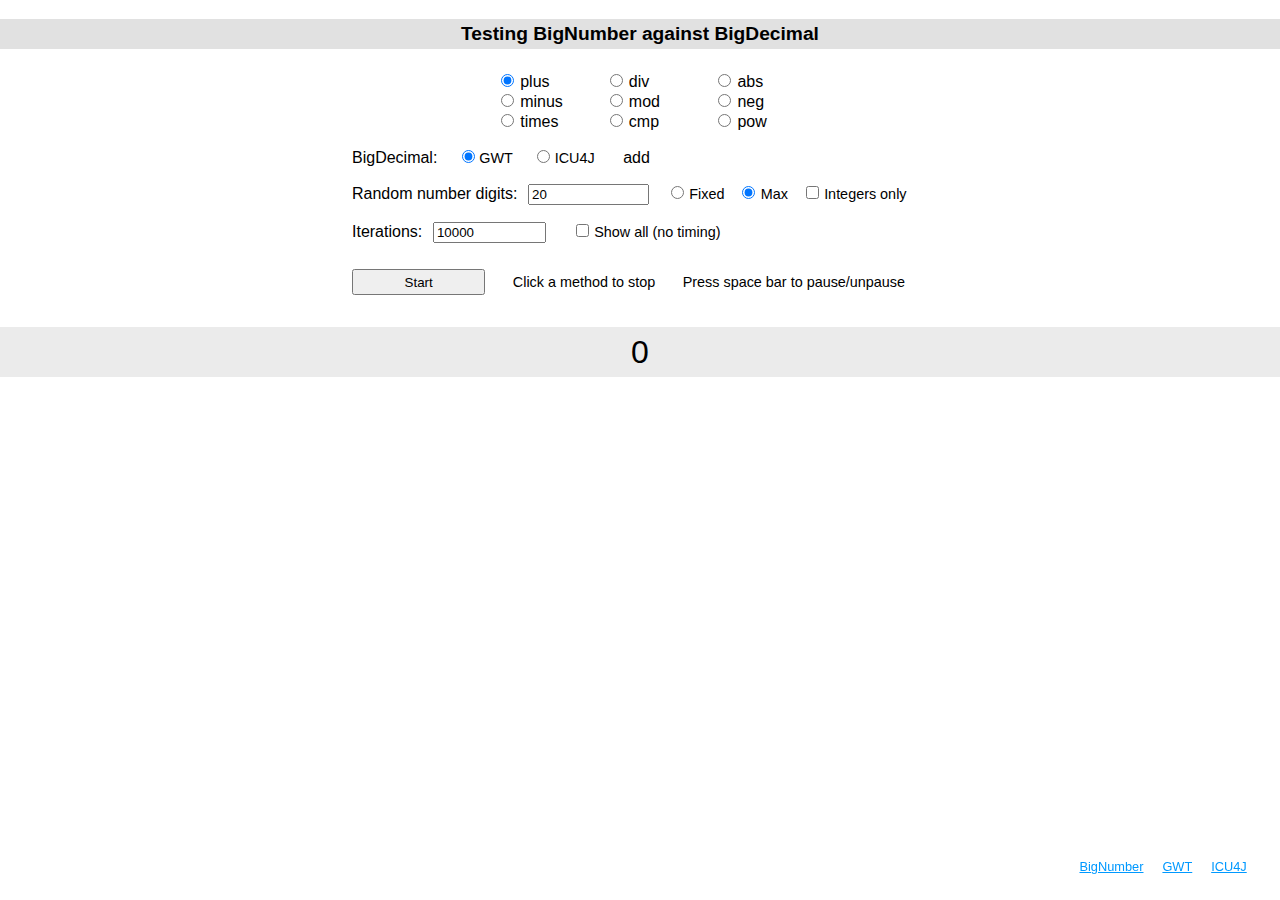
<file: node_modules/mysql/node_modules/bignumber.js/perf/bignumber-vs-bigdecimal.html>
<!DOCTYPE html>
<html lang='en'>
<head>
  <meta charset='utf-8' />
  <meta name="Author" content="M Mclaughlin">
  <title>Testing BigNumber</title>
  <style>
	body {margin: 0; padding: 0; font-family: Calibri, Arial, Sans-Serif;}
	div {margin: 1em 0;}
	h1, #counter {text-align: center; background-color: rgb(225, 225, 225);
		margin-top: 1em; padding: 0.2em; font-size: 1.2em;}
	a {color:  rgb(0, 153, 255); margin: 0 0.6em;}
	.links {position: fixed; bottom: 1em; right: 2em; font-size: 0.8em;}
	.form, #time {width: 36em; margin: 0 auto;}
	.form {text-align: left; margin-top: 1.4em;}
	.random input {margin-left: 1em;}
	.small {font-size: 0.9em;}
	.methods {margin: 1em auto; width: 18em;}
	.iterations input, .left {margin-left: 1.6em;}
	.info span {margin-left: 1.6em; font-size: 0.9em;}
	.info {margin-top: 1.6em;}
	.random input, .iterations input {margin-right: 0.3em;}
	.random label, .iterations label, .bigd label {font-size: 0.9em;
        margin-left: 0.1em;}
	.methods label {width: 5em; margin-left: 0.2em; display: inline-block;}
	.methods label.right {width: 2em;}
	.red {color: red; font-size: 1.1em; font-weight: bold;}
	button {width: 10em; height: 2em;}
	#dp, #r, #digits, #reps {margin-left: 0.8em;}
	#bigint {font-style: italic; display: none;}
	#gwt, #icu4j, #bd, #bigint {margin-left: 1.5em;}
	#division {display: none;}
	#counter {font-size: 2em; background-color: rgb(235, 235, 235);}
    #time {text-align: center;}
	#results {margin: 0 1.4em;}
  </style>
  <script src='../bignumber.js'></script>
  <script src='./lib/bigdecimal_GWT/bigdecimal.js'></script>
</head>
<body>
  <h1>Testing BigNumber against BigDecimal</h1>

  <div class='form'>

	<div class='methods'>
	  <input type='radio' id=0 name=1/><label for=0>plus</label>
	  <input type='radio' id=3 name=1/><label for=3>div</label>
	  <input type='radio' id=6 name=1/><label for=6 class='right'>abs</label>
	  <br>
	  <input type='radio' id=1 name=1/><label for=1>minus</label>
	  <input type='radio' id=4 name=1/><label for=4>mod</label>
	  <input type='radio' id=7 name=1/><label for=7 class='right'>neg</label>
	  <br>
	  <input type='radio' id=2 name=1/><label for=2>times</label>
	  <input type='radio' id=5 name=1/><label for=5>cmp</label>
	  <input type='radio' id=8 name=1/><label for=8 class='right'>pow</label>
	</div>

	<div class='bigd'>
	  <span>BigDecimal:</span>
	  <input type='radio' name=2 id='gwt' /><label for='gwt'>GWT</label>
	  <input type='radio' name=2 id='icu4j' /><label for='icu4j'>ICU4J</label>
	  <span id='bigint'>BigInteger</span>
	  <span id='bd'>add</span>
	</div>

	<div class='random'>
	  Random number digits:<input type='text' id='digits' size=12 />
	  <input type='radio' name=3 id='fix' /><label for='fix'>Fixed</label>
	  <input type='radio' name=3 id='max' /><label for='max'>Max</label>
	  <input type='checkbox' id='int' /><label for='int'>Integers only</label>
	</div>

	<div id='division'>
	  <span>Decimal places:<input type='text' id='dp' size=9 /></span>
	  <span class='left'>Rounding:<select id='r'>
		  <option>UP</option>
		  <option>DOWN</option>
		  <option>CEIL</option>
		  <option>FLOOR</option>
		  <option>HALF_UP</option>
		  <option>HALF_DOWN</option>
		  <option>HALF_EVEN</option>
		</select></span>
	</div>

	<div class='iterations'>
	  Iterations:<input type='text' id='reps' size=11 />
	  <input type='checkbox' id='show'/><label for='show'>Show all (no timing)</label>
	</div>

	<div class='info'>
	  <button id='start'>Start</button>
	  <span>Click a method to stop</span>
	  <span>Press space bar to pause/unpause</span>
	</div>

  </div>

  <div id='counter'>0</div>
  <div id='time'></div>
  <div id='results'></div>

  <div class='links'>
	<a href='https://github.com/MikeMcl/bignumber.js' target='_blank'>BigNumber</a>
	<a href='https://github.com/iriscouch/bigdecimal.js' target='_blank'>GWT</a>
	<a href='https://github.com/dtrebbien/BigDecimal.js/tree/' target='_blank'>ICU4J</a>
  </div>

  <script>

var i, completedReps, targetReps, cycleReps, cycleTime, prevCycleReps, cycleLimit,
	maxDigits, isFixed, isIntOnly, decimalPlaces, rounding, calcTimeout,
	counterTimeout, script, isGWT, BigDecimal_GWT, BigDecimal_ICU4J,
	bdM, bdTotal, bnM, bnTotal,
	bdMs = ['add', 'subtract', 'multiply', 'divide', 'remainder', 'compareTo',
		'abs', 'negate', 'pow'],
	bnMs = ['plus', 'minus', 'times', 'div', 'mod', 'cmp', 'abs', 'neg', 'pow'],
	lastRounding = 4,
	pause = false,
	up = true,
	timingVisible = false,
	showAll = false,

	// EDIT DEFAULTS HERE

	DEFAULT_REPS = 10000,
	DEFAULT_DIGITS = 20,
	DEFAULT_DECIMAL_PLACES = 20,
	DEFAULT_ROUNDING = 4,
	MAX_POWER = 20,
	CHANCE_NEGATIVE = 0.5,	 // 0 (never) to 1 (always)
	CHANCE_INTEGER = 0.2,	 // 0 (never) to 1 (always)
    MAX_RANDOM_EXPONENT = 100,
	SPACE_BAR = 32,
	ICU4J_URL = './lib/bigdecimal_ICU4J/BigDecimal-all-last.js',

	//

	$ = function (id) {return document.getElementById(id)},
	$INPUTS = document.getElementsByTagName('input'),
	$BD = $('bd'),
	$BIGINT = $('bigint'),
	$DIGITS = $('digits'),
	$GWT = $('gwt'),
	$ICU4J = $('icu4j'),
	$FIX = $('fix'),
	$MAX = $('max'),
	$INT = $('int'),
	$DIV = $('division'),
	$DP = $('dp'),
	$R = $('r'),
	$REPS = $('reps'),
	$SHOW = $('show'),
	$START = $('start'),
	$COUNTER = $('counter'),
	$TIME = $('time'),
	$RESULTS = $('results'),

    // Get random number in normal notation.
	getRandom = function () {
		var z,
            i = 0,
            // n is the number of digits - 1
			n = isFixed ? maxDigits - 1 : Math.random() * (maxDigits || 1) | 0,
            r = ( Math.random() * 10 | 0 ) + '';

		if (n) {
            if (r == '0')
     		    r = isIntOnly ? ( ( Math.random() * 9 | 0 ) + 1 ) + '' : (z = r + '.');

			for ( ; i++ < n; r += Math.random() * 10 | 0 ){}

			if (!z && !isIntOnly && Math.random() > CHANCE_INTEGER) {
				r = r.slice( 0, i = (Math.random() * n | 0) + 1 ) +
					'.' + r.slice(i);
			}
        }

        // Avoid division by zero error with division and modulo
		if ((bdM == 'divide' || bdM == 'remainder') && parseFloat(r) === 0)
			r = ( ( Math.random() * 9 | 0 ) + 1 ) + '';

		return Math.random() > CHANCE_NEGATIVE ? r : '-' + r;
	},

    // Get random number in exponential notation (if isIntOnly is false).
    // GWT BigDecimal BigInteger does not accept exponential notation.
    //getRandom = function () {
    //    var i = 0,
    //        // n is the number of significant digits - 1
    //        n = isFixed ? maxDigits - 1 : Math.random() * (maxDigits || 1) | 0,
    //        r = ( ( Math.random() * 9 | 0 ) + 1 ) + '';
    //
    //    for (; i++ < n; r += Math.random() * 10 | 0 ){}
    //
    //    if ( !isIntOnly ) {
    //
    //        // Add exponent.
    //        r += 'e' + ( Math.random() > 0.5 ? '+' : '-' ) +
    //          ( Math.random() * MAX_RANDOM_EXPONENT | 0 );
    //    }
    //
    //    return Math.random() > CHANCE_NEGATIVE ? r : '-' + r
    //},

	showTimings = function () {
		var i, bdS, bnS,
            sp = '',
            r = bnTotal < bdTotal
			  ? (bnTotal ? bdTotal / bnTotal : bdTotal)
			  : (bdTotal ? bnTotal / bdTotal : bnTotal);

        bdS = 'BigDecimal: ' + (bdTotal || '<1');
        bnS = 'BigNumber: ' + (bnTotal || '<1');

        for ( i = bdS.length - bnS.length; i-- > 0; sp += '&nbsp;'){}
        bnS = 'BigNumber: ' + sp + (bnTotal || '<1');

		$TIME.innerHTML =
            'No mismatches<div>' + bdS + ' ms<br>' + bnS + ' ms</div>' +
	    		((r = parseFloat(r.toFixed(1))) > 1
		    		? 'Big' + (bnTotal < bdTotal ? 'Number' : 'Decimal')
			    		+ ' was ' + r + ' times faster'
				    : 'Times approximately equal');
	},

	clear = function () {
		clearTimeout(calcTimeout);
		clearTimeout(counterTimeout);

		$COUNTER.style.textDecoration = 'none';
		$COUNTER.innerHTML = '0';
		$TIME.innerHTML = $RESULTS.innerHTML = '';
		$START.innerHTML = 'Start';
	},

	begin = function () {
        var i;
		clear();

		targetReps = +$REPS.value;
		if (!(targetReps > 0)) return;

		$START.innerHTML = 'Restart';

        i = +$DIGITS.value;
		$DIGITS.value = maxDigits = i && isFinite(i) ? i : DEFAULT_DIGITS;

		for (i = 0; i < 9; i++) {
			if ($INPUTS[i].checked) {
				bnM = bnMs[$INPUTS[i].id];
				bdM = bdMs[$INPUTS[i].id];
				break;
			}
		}

		if (bdM == 'divide') {
            i = +$DP.value;
            $DP.value = decimalPlaces = isFinite(i) ? i : DEFAULT_DECIMAL_PLACES;
			rounding = $R.selectedIndex;
			BigNumber.config(decimalPlaces, rounding);
		}

		isFixed = $FIX.checked;
		isIntOnly = $INT.checked;
		showAll = $SHOW.checked;

		BigDecimal = (isGWT = $GWT.checked)
			? (isIntOnly ? BigInteger : BigDecimal_GWT)
			: BigDecimal_ICU4J;

		prevCycleReps = cycleLimit = completedReps = bdTotal = bnTotal = 0;
		pause = false;

		cycleReps = showAll ? 1 : 0.5;
		cycleTime = +new Date();

		setTimeout(updateCounter, 0);
	},

	updateCounter = function () {

		if (pause) {
			if (!timingVisible && !showAll) {
				showTimings();
				timingVisible = true;
			}
			counterTimeout = setTimeout(updateCounter, 50);
			return
		}

		$COUNTER.innerHTML = completedReps;

		if (completedReps < targetReps) {
			if (timingVisible) {
				$TIME.innerHTML = '';
				timingVisible = false;
			}

			if (!showAll) {

				// Adjust cycleReps so counter is updated every second-ish
				if (prevCycleReps != cycleReps) {

					// cycleReps too low
					if (+new Date() - cycleTime < 1e3) {
						prevCycleReps = cycleReps;

						if (cycleLimit) {
							cycleReps += ((cycleLimit - cycleReps) / 2);
						} else {
							cycleReps *= 2;
						}

					// cycleReps too high
					} else {
						cycleLimit = cycleReps;
						cycleReps -= ((cycleReps - prevCycleReps) / 2);
					}

					cycleReps = Math.floor(cycleReps) || 1;
					cycleTime = +new Date();
				}

				if (completedReps + cycleReps > targetReps) {
					cycleReps = targetReps - completedReps;
				}
			}

			completedReps += cycleReps;
			calcTimeout = setTimeout(calc, 0);

		// Finished - show timings summary
		} else {
			$START.innerHTML = 'Start';
			$COUNTER.style.textDecoration = 'underline';
			if (!showAll) {
				showTimings();
			}
		}
	},

	calc = function () {

		var start, bdT, bnT, bdR, bnR,
			xs = [cycleReps],
			ys = [cycleReps],
			bdRs = [cycleReps],
			bnRs = [cycleReps];


		// GENERATE RANDOM OPERANDS

		for (i = 0; i < cycleReps; i++) {
			xs[i] = getRandom();
		}

		if (bdM == 'pow') {

			// GWT pow argument must be Number type and integer
			if (isGWT) {
				for (i = 0; i < cycleReps; i++) {
					ys[i] = Math.floor(Math.random() * (MAX_POWER + 1));
				}

			// ICU4J pow argument must be BigDecimal
			} else {
				for (i = 0; i < cycleReps; i++) {
					ys[i] = Math.floor(Math.random() * (MAX_POWER + 1)) + '';
				}
			}

		// No second operand needed for abs and negate
		} else if (bdM != 'abs' && bdM != 'negate') {
			for (i = 0; i < cycleReps; i++) {
				ys[i] = getRandom();
			}
		}


		//********************************************************************//
		//************************** START TIMING ****************************//
		//********************************************************************//


		// BIGDECIMAL

		if (bdM == 'divide') {

			start = +new Date();
			for (i = 0; i < cycleReps; i++) {
				bdRs[i] = new BigDecimal(xs[i])[bdM](new BigDecimal(ys[i]),
					decimalPlaces, rounding);
			}
			bdT = +new Date() - start;

		// GWT pow argument must be Number type and integer
		} else if (bdM == 'pow' && isGWT) {

			start = +new Date();
			for (i = 0; i < cycleReps; i++) {
				bdRs[i] = new BigDecimal(xs[i])[bdM](ys[i]);
			}
			bdT = +new Date() - start;

		} else if (bdM == 'abs' || bdM == 'negate') {

			start = +new Date();
			for (i = 0; i < cycleReps; i++) {
				bdRs[i] = new BigDecimal(xs[i])[bdM]();
			}
			bdT = +new Date() - start;

		} else {

			start = +new Date();
			for (i = 0; i < cycleReps; i++) {
				bdRs[i] = new BigDecimal(xs[i])[bdM](new BigDecimal(ys[i]));
			}
			bdT = +new Date() - start;

		}


		// BIGNUM

		if (bdM == 'pow') {

			start = +new Date();
			for (i = 0; i < cycleReps; i++) {
				bnRs[i] = new BigNumber(xs[i])[bnM](ys[i]);
			}
			bnT = +new Date() - start;

		} else if (bdM == 'abs' || bdM == 'negate') {

			start = +new Date();
			for (i = 0; i < cycleReps; i++) {
				bnRs[i] = new BigNumber(xs[i])[bnM]();
			}
			bnT = +new Date() - start;

		} else {

			start = +new Date();
			for (i = 0; i < cycleReps; i++) {
				bnRs[i] = new BigNumber(xs[i])[bnM](new BigNumber(ys[i]));
			}
			bnT = +new Date() - start;

		}


		//********************************************************************//
		//**************************** END TIMING ****************************//
		//********************************************************************//


		// CHECK FOR MISMATCHES

		for (i = 0; i < cycleReps; i++) {
			bnR = bnRs[i].toString();

			// Remove any trailing zeros from BigDecimal result
			if (isGWT) {
				bdR = bdM == 'compareTo' || isIntOnly
					? bdRs[i].toString()
					: bdRs[i].stripTrailingZeros().toPlainString();
			} else {

				// No toPlainString() or stripTrailingZeros() in ICU4J
				bdR = bdRs[i].toString();

				if (bdR.indexOf('.') != -1) {
					bdR = bdR.replace(/\.?0+$/, '');
				}
			}

			if (bdR !== bnR) {

				$RESULTS.innerHTML =
					'<span class="red">Breaking on first mismatch:</span>' +
					'<br><br>' +xs[i] + '<br>' + bnM + '<br>' + ys[i] +
					'<br><br>BigDecimal<br>' + bdR + '<br>' + bnR + '<br>BigNumber';

				if (bdM == 'divide') {
					$RESULTS.innerHTML += '<br><br>Decimal places: ' +
						decimalPlaces + '<br>Rounding mode: ' + rounding;
				}
				return;
			} else if (showAll) {
				$RESULTS.innerHTML = xs[i] + '<br>' + bnM + '<br>' + ys[i] +
				'<br><br>BigDecimal<br>' + bdR + '<br>' + bnR + '<br>BigNumber';
			}
		}

		bdTotal += bdT;
		bnTotal += bnT;

		updateCounter();
	};


// EVENT HANDLERS

document.onkeyup = function (evt) {
	evt = evt || window.event;
	if ((evt.keyCode || evt.which) == SPACE_BAR) {
		up = true;
	}
};
document.onkeydown = function (evt) {
	evt = evt || window.event;
	if (up && (evt.keyCode || evt.which) == SPACE_BAR) {
		pause = !pause;
		up = false;
	}
};

// BigNumber methods' radio buttons' event handlers
for (i = 0; i < 9; i++) {
	$INPUTS[i].checked = false;
	$INPUTS[i].disabled = false;
	$INPUTS[i].onclick = function () {
		clear();
		lastRounding = $R.options.selectedIndex;
		$DIV.style.display = 'none';
		bnM = bnMs[this.id];
		$BD.innerHTML = bdM = bdMs[this.id];
	};
}
$INPUTS[1].onclick = function () {
	clear();
	$R.options.selectedIndex = lastRounding;
	$DIV.style.display = 'block';
	bnM = bnMs[this.id];
	$BD.innerHTML = bdM = bdMs[this.id];
};

// Show/hide BigInteger and disable/un-disable division accordingly as BigInteger
// throws an exception if division gives "no exact representable decimal result"
$INT.onclick = function () {
	if (this.checked && $GWT.checked) {
		if ($INPUTS[1].checked) {
			$INPUTS[1].checked = false;
			$INPUTS[0].checked = true;
			$BD.innerHTML = bdMs[$INPUTS[0].id];
			$DIV.style.display = 'none';
		}
		$INPUTS[1].disabled = true;
		$BIGINT.style.display = 'inline';
	} else {
		$INPUTS[1].disabled = false;
		$BIGINT.style.display = 'none';
	}
};
$ICU4J.onclick = function () {
	$INPUTS[1].disabled = false;
	$BIGINT.style.display = 'none';
};
$GWT.onclick = function () {
	if ($INT.checked) {
		if ($INPUTS[1].checked) {
			$INPUTS[1].checked = false;
			$INPUTS[0].checked = true;
			$BD.innerHTML = bdMs[$INPUTS[0].id];
			$DIV.style.display = 'none';
		}
		$INPUTS[1].disabled = true;
		$BIGINT.style.display = 'inline';
	}
};

BigNumber.config({
	DECIMAL_PLACES : 20,
	ROUNDING_MODE : 4,
	ERRORS : false,
	RANGE : 1E9,
	EXPONENTIAL_AT : 1E9
});

// Set defaults
$MAX.checked = $INPUTS[0].checked = $GWT.checked = true;
$SHOW.checked = $INT.checked = false;
$REPS.value = DEFAULT_REPS;
$DIGITS.value = DEFAULT_DIGITS;
$DP.value = DEFAULT_DECIMAL_PLACES;
$R.option = DEFAULT_ROUNDING;

BigDecimal_GWT = BigDecimal;
BigDecimal = undefined;

// Load ICU4J BigDecimal
script = document.createElement("script");
script.src = ICU4J_URL;
script.onload = script.onreadystatechange = function () {
	if (!script.readyState || /loaded|complete/.test(script.readyState)) {
		script = null;
		BigDecimal_ICU4J = BigDecimal;
		$START.onmousedown = begin;
	}
};
document.getElementsByTagName("head")[0].appendChild(script);



/*

NOTES:


ICU4J
=====
IBM java package: com.ibm.icu.math
pow's argument must be a BigDecimal.
Among other differences, doesn't have .toPlainString() or .stripTrailingZeros().
Exports BigDecimal only.
Much faster than gwt on Firefox, on Chrome it varies with the method.


GWT
===
Java standard class library: java.math.BigDecimal

Exports:
  RoundingMode
  MathContext
  BigDecimal
  BigInteger

BigDecimal properties:
  ROUND_CEILING
  ROUND_DOWN
  ROUND_FLOOR
  ROUND_HALF_DOWN
  ROUND_HALF_EVEN
  ROUND_HALF_UP
  ROUND_UNNECESSARY
  ROUND_UP
  __init__
  valueOf
  log
  logObj
  ONE
  TEN
  ZERO

BigDecimal instance properties/methods:
( for (var i in new BigDecimal('1').__gwt_instance.__gwtex_wrap) {...} )

  byteValueExact
  compareTo
  doubleValue
  equals
  floatValue
  hashCode
  intValue
  intValueExact
  max
  min
  movePointLeft
  movePointRight
  precision
  round
  scale
  scaleByPowerOfTen
  shortValueExact
  signum
  stripTrailingZeros
  toBigInteger
  toBigIntegerExact
  toEngineeringString
  toPlainString
  toString
  ulp
  unscaledValue
  longValue
  longValueExact
  abs
  add
  divide
  divideToIntegralValue
  multiply
  negate
  plus
  pow
  remainder
  setScale
  subtract
  divideAndRemainder

*/

  </script>
</body>
</html>
</file>
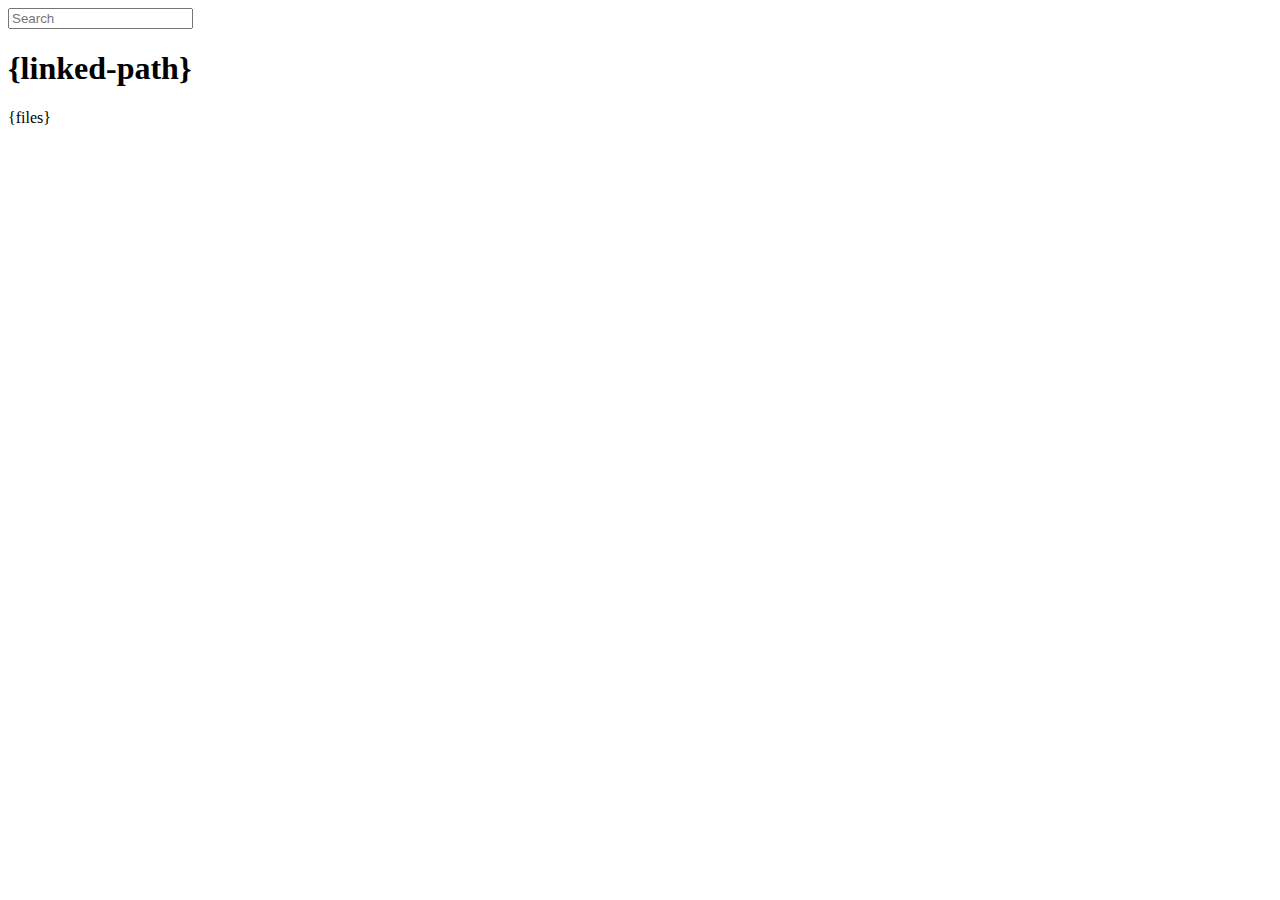
<file: node_modules/express/node_modules/connect/lib/public/directory.html>
<!DOCTYPE html>
<html>
  <head>
    <meta charset='utf-8'> 
    <meta name="viewport" content="width=device-width, initial-scale=1.0, maximum-scale=1.0, user-scalable=no" />
    <title>listing directory {directory}</title>
    <style>{style}</style>
    <script>
      function $(id){
        var el = 'string' == typeof id
          ? document.getElementById(id)
          : id;

        el.on = function(event, fn){
          if ('content loaded' == event) {
            event = window.attachEvent ? "load" : "DOMContentLoaded";
          }
          el.addEventListener
            ? el.addEventListener(event, fn, false)
            : el.attachEvent("on" + event, fn);
        };

        el.all = function(selector){
          return $(el.querySelectorAll(selector));
        };

        el.each = function(fn){
          for (var i = 0, len = el.length; i < len; ++i) {
            fn($(el[i]), i);
          }
        };

        el.getClasses = function(){
          return this.getAttribute('class').split(/\s+/);
        };

        el.addClass = function(name){
          var classes = this.getAttribute('class');
          el.setAttribute('class', classes
            ? classes + ' ' + name
            : name);
        };

        el.removeClass = function(name){
          var classes = this.getClasses().filter(function(curr){
            return curr != name;
          });
          this.setAttribute('class', classes.join(' '));
        };

        return el;
      }

      function search() {
        var str = $('search').value
          , links = $('files').all('a');

        links.each(function(link){
          var text = link.textContent;

          if ('..' == text) return;
          if (str.length && ~text.indexOf(str)) {
            link.addClass('highlight');
          } else {
            link.removeClass('highlight');
          }
        });
      }

      $(window).on('content loaded', function(){
        $('search').on('keyup', search);
      });
    </script>
  </head>
  <body class="directory">
    <input id="search" type="text" placeholder="Search" autocomplete="off" />
    <div id="wrapper">
      <h1>{linked-path}</h1>
      {files}
    </div>
  </body>
</html>
</file>
